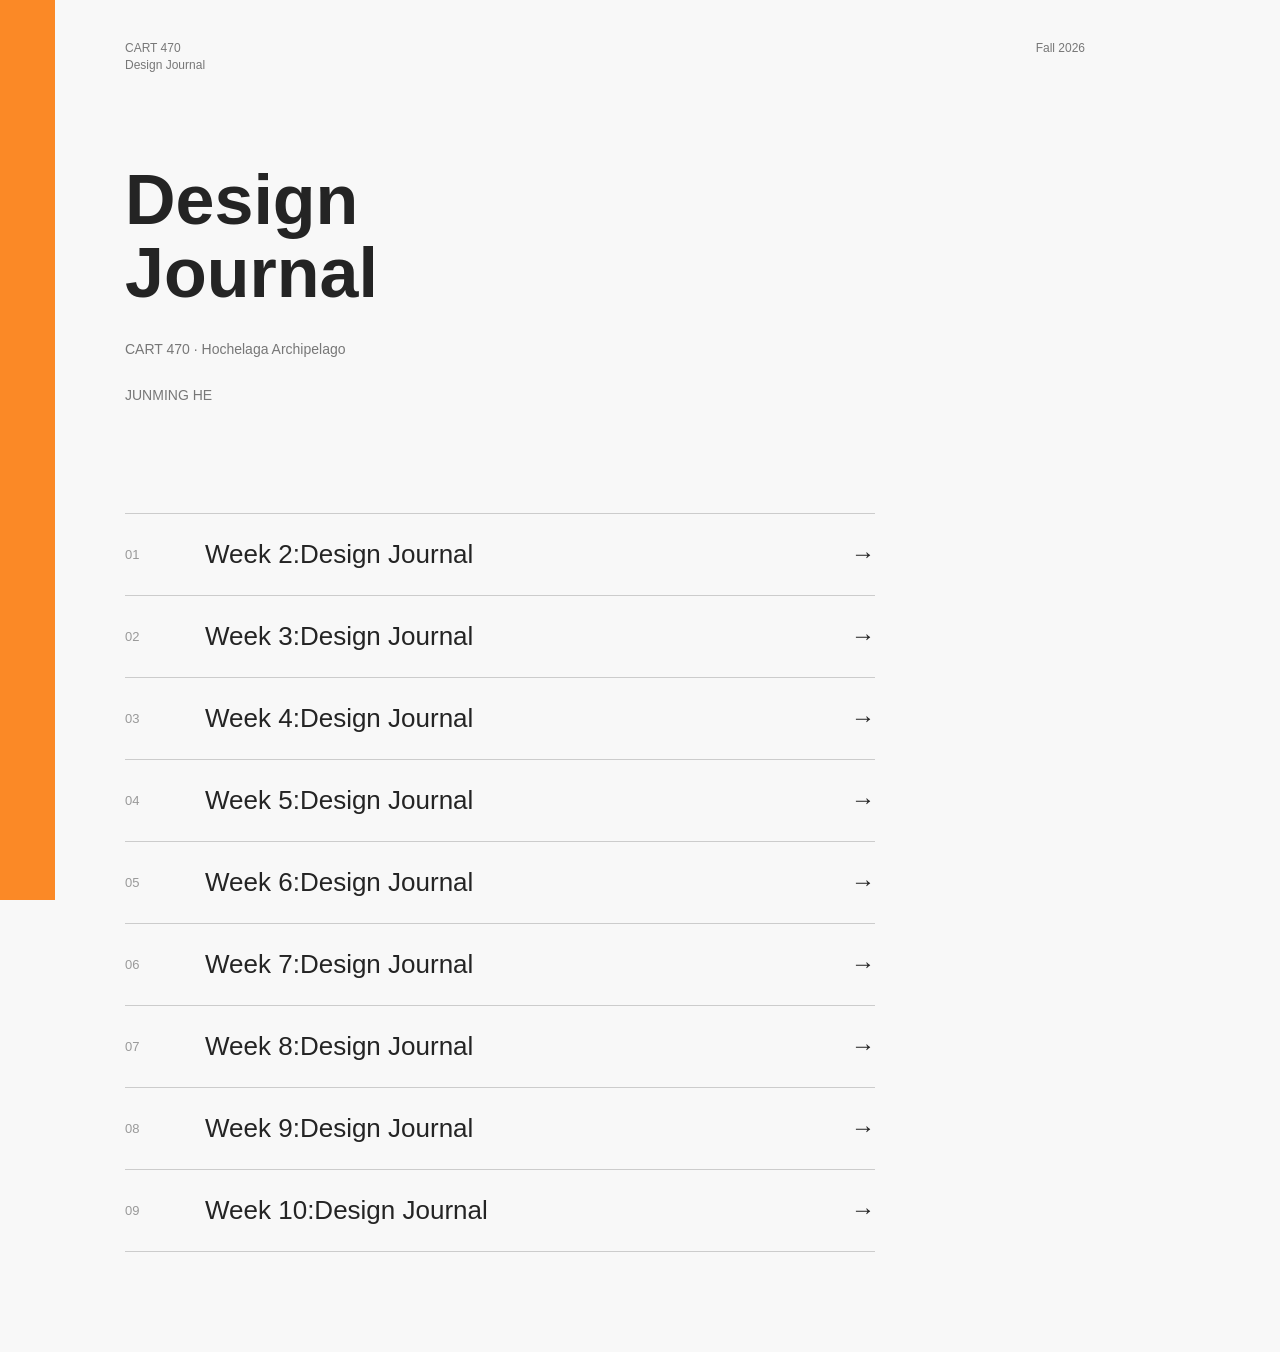
<file: index.html>
<!DOCTYPE html>
<html lang="en">

<head>
    <meta charset="UTF-8">
    <meta name="viewport" content="width=device-width, initial-scale=1.0">

    <title>Design Journal</title>

    <link rel="stylesheet" href="css/style.css">
</head>

<body>

    <!-- 左边彩色竖条 -->
    <div class="color-bar"></div>


    <main class="home">

        <!-- 顶部信息 -->
        <header class="top-info">

            <a href="index.html" class="home-link">
                CART 470<br>
                Design Journal
            </a>

            <div>
                Fall 2026
            </div>

        </header>


        <!-- 首页标题 -->
        <section class="home-intro">

            <h1>
                Design<br>
                Journal
            </h1>

            <p>
                CART 470 · Hochelaga Archipelago
            </p>

            <p>
                JUNMING HE
            </p>

        </section>


        <!-- Journal 导航 -->
        <section class="journal-list">

            <a href="DesignJournals/Week2.html" class="journal-link">

                <span class="journal-number">01</span>

                <span class="journal-title">
                    Week 2:Design Journal
                </span>

                <span class="journal-arrow">
                    →
                </span>

            </a>

            <a href="DesignJournals/Week3.html" class="journal-link">

                <span class="journal-number">02</span>

                <span class="journal-title">
                    Week 3:Design Journal
                </span>

                <span class="journal-arrow">
                    →
                </span>

            </a>

            <a href="DesignJournals/Week4.html" class="journal-link">

                <span class="journal-number">03</span>

                <span class="journal-title">
                    Week 4:Design Journal
                </span>

                <span class="journal-arrow">
                    →
                </span>

            </a>

            <a href="DesignJournals/Week5.html" class="journal-link">

                <span class="journal-number">04</span>

                <span class="journal-title">
                    Week 5:Design Journal
                </span>

                <span class="journal-arrow">
                    →
                </span>

            </a>

            <a href="DesignJournals/Week6.html" class="journal-link">

                <span class="journal-number">05</span>

                <span class="journal-title">
                    Week 6:Design Journal
                </span>

                <span class="journal-arrow">
                    →
                </span>

            </a>

            <a href="DesignJournals/Week7.html" class="journal-link">

                <span class="journal-number">06</span>

                <span class="journal-title">
                    Week 7:Design Journal
                </span>

                <span class="journal-arrow">
                    →
                </span>

            </a>

            <a href="DesignJournals/Week8.html" class="journal-link">

                <span class="journal-number">07</span>

                <span class="journal-title">
                    Week 8:Design Journal
                </span>

                <span class="journal-arrow">
                    →
                </span>

            </a>

            <a href="DesignJournals/Week9.html" class="journal-link">

                <span class="journal-number">08</span>

                <span class="journal-title">
                    Week 9:Design Journal
                </span>

                <span class="journal-arrow">
                    →
                </span>

            </a>

            <a href="DesignJournals/Week10.html" class="journal-link">

                <span class="journal-number">09</span>

                <span class="journal-title">
                    Week 10:Design Journal
                </span>

                <span class="journal-arrow">
                    →
                </span>

            </a>



        </section>


    </main>

</body>

</html>
</file>
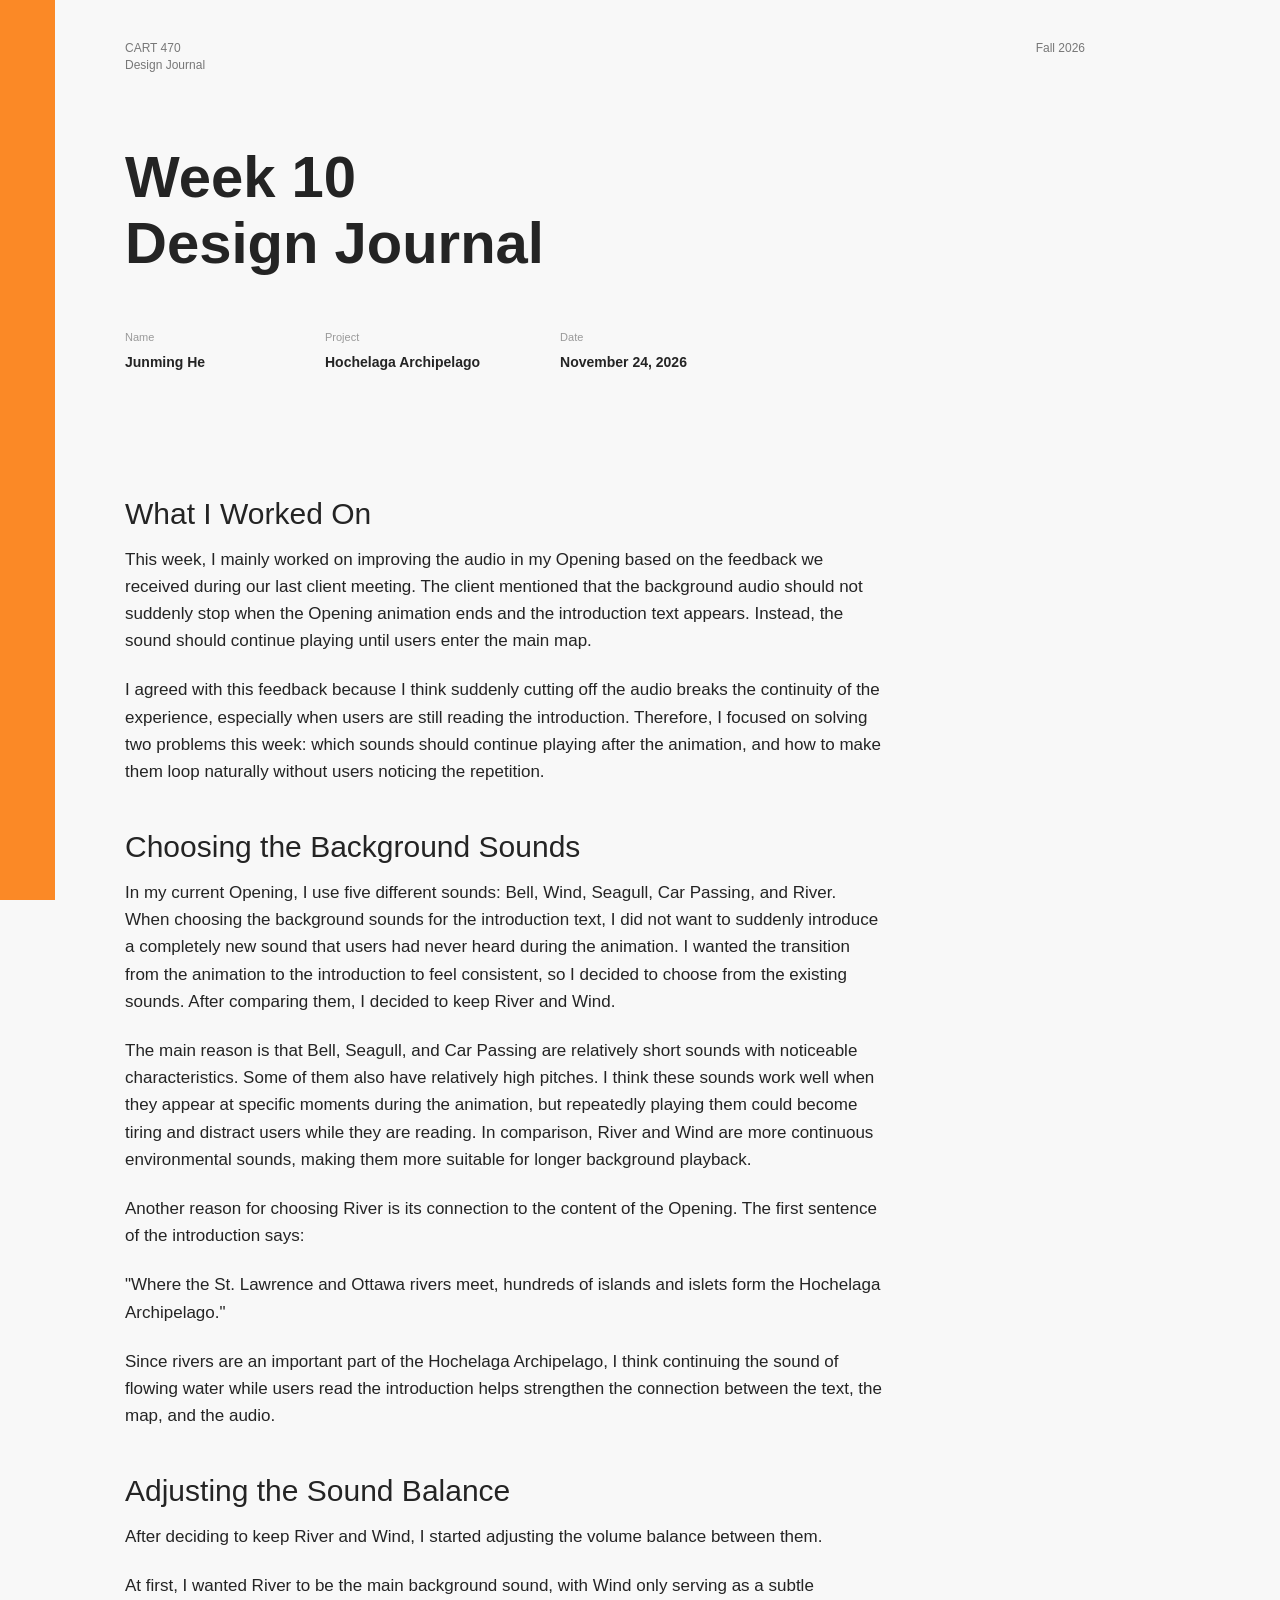
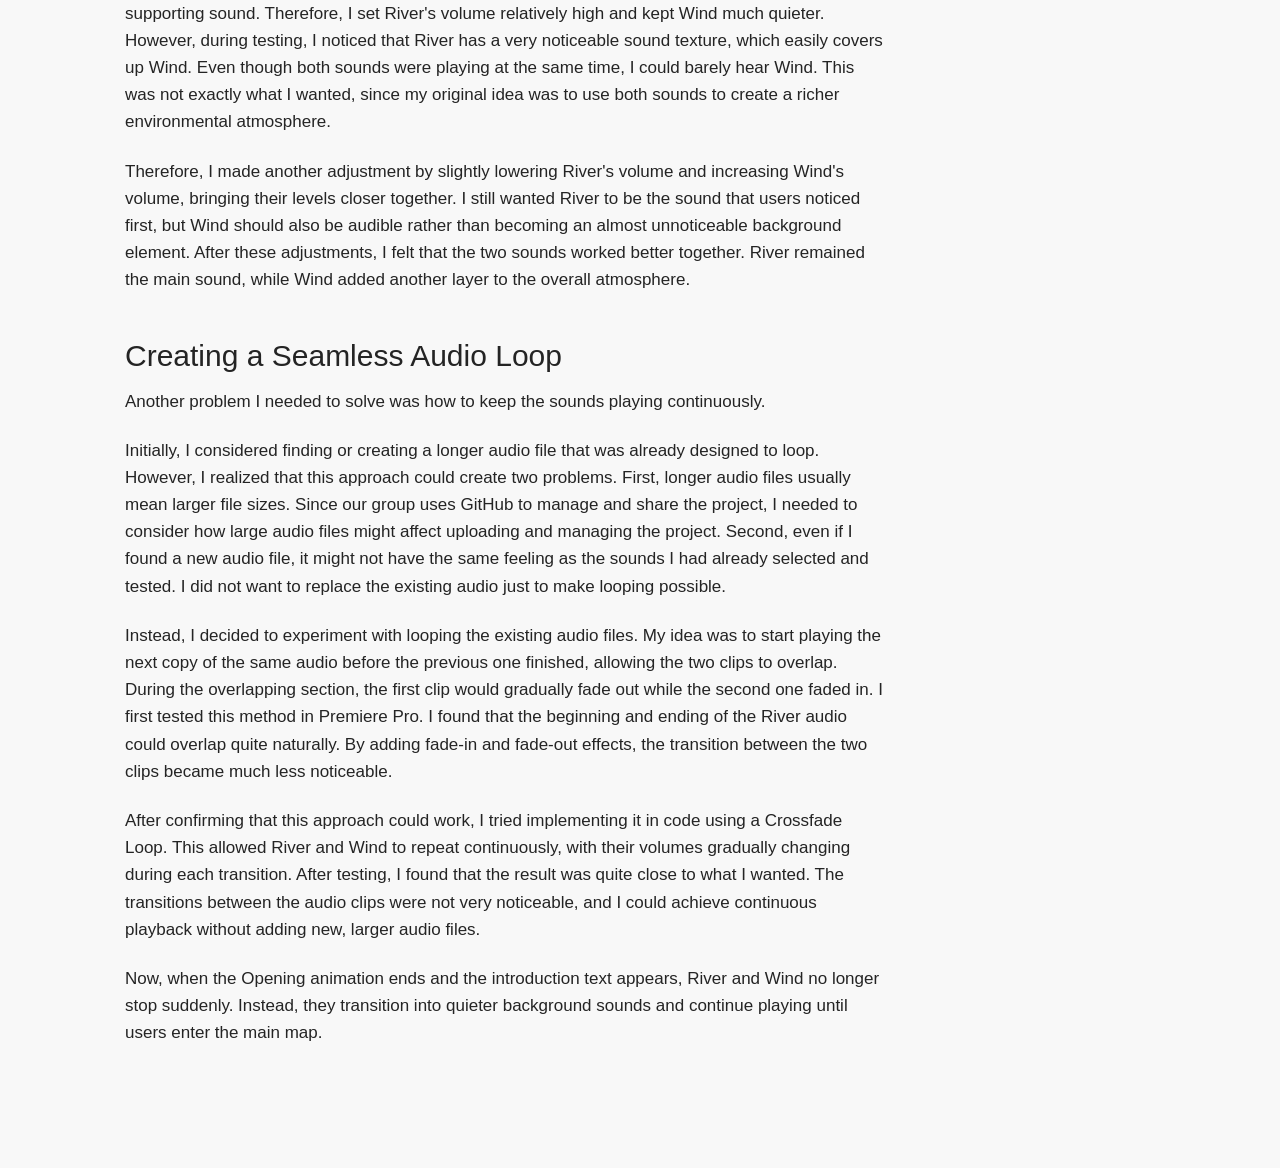
<file: DesignJournals/Week10.html>
<!DOCTYPE html>
<html lang="en">

<head>
    <meta charset="UTF-8">
    <meta name="viewport" content="width=device-width, initial-scale=1.0">
    <title>Design Journal</title>

    <link rel="stylesheet" href="../css/style.css">
</head>

<body>

    <div class="color-bar"></div>

    <main class="journal">

        <header class="top-info">
            <a href="../index.html" class="home-link">
                CART 470<br>
                Design Journal
            </a>

            <div>
                Fall 2026
            </div>
        </header>


        <section class="intro">

            <h1>
                Week 10<br>
                Design Journal
            </h1>

            <div class="project-info">

                <div>
                    <span>Name</span>
                    <p>Junming He</p>
                </div>

                <div>
                    <span>Project</span>
                    <p>Hochelaga Archipelago</p>
                </div>

                <div>
                    <span>Date</span>
                    <p>November 24, 2026</p>
                </div>

            </div>

        </section>


        <section class="journal-content">

            <h2>What I Worked On</h2>

            <p>
                This week, I mainly worked on improving the audio in my Opening based on the feedback we received during
                our last client
                meeting.

                The client mentioned that the background audio should not suddenly stop when the Opening animation ends
                and the
                introduction text appears. Instead, the sound should continue playing until users enter the main map.
            </p>
            <p>
                I agreed with this feedback because I think suddenly cutting off the audio breaks the continuity of the
                experience,
                especially when users are still reading the introduction.

                Therefore, I focused on solving two problems this week: which sounds should continue playing after the
                animation, and
                how to make them loop naturally without users noticing the repetition.
            </p>



            <h2>Choosing the Background Sounds</h2>
            <p>
                In my current Opening, I use five different sounds: Bell, Wind, Seagull, Car Passing, and River.

                When choosing the background sounds for the introduction text, I did not want to suddenly introduce a
                completely new
                sound that users had never heard during the animation. I wanted the transition from the animation to the
                introduction to
                feel consistent, so I decided to choose from the existing sounds.

                After comparing them, I decided to keep River and Wind.
            </p>
            <p>
                The main reason is that Bell, Seagull, and Car Passing are relatively short sounds with noticeable
                characteristics. Some
                of them also have relatively high pitches. I think these sounds work well when they appear at specific
                moments during
                the animation, but repeatedly playing them could become tiring and distract users while they are
                reading.

                In comparison, River and Wind are more continuous environmental sounds, making them more suitable for
                longer background
                playback.
            </p>
            <p>
                Another reason for choosing River is its connection to the content of the Opening. The first sentence of
                the
                introduction says:
            </p>
            <p>
                "Where the St. Lawrence and Ottawa rivers meet, hundreds of islands and islets form the Hochelaga
                Archipelago."
            </p>
            <p>
                Since rivers are an important part of the Hochelaga Archipelago, I think continuing the sound of flowing
                water while
                users read the introduction helps strengthen the connection between the text, the map, and the audio.
            </p>


            <h2>Adjusting the Sound Balance</h2>
            <p>
                After deciding to keep River and Wind, I started adjusting the volume balance between them.
            </p>

            <p>
                At first, I wanted River to be the main background sound, with Wind only serving as a subtle supporting
                sound.
                Therefore, I set River's volume relatively high and kept Wind much quieter.

                However, during testing, I noticed that River has a very noticeable sound texture, which easily covers
                up Wind. Even
                though both sounds were playing at the same time, I could barely hear Wind.

                This was not exactly what I wanted, since my original idea was to use both sounds to create a richer
                environmental
                atmosphere.
            </p>
            <p>
                Therefore, I made another adjustment by slightly lowering River's volume and increasing Wind's volume,
                bringing their
                levels closer together.

                I still wanted River to be the sound that users noticed first, but Wind should also be audible rather
                than becoming an
                almost unnoticeable background element.

                After these adjustments, I felt that the two sounds worked better together. River remained the main
                sound, while Wind
                added another layer to the overall atmosphere.
            </p>



            <h2>Creating a Seamless Audio Loop</h2>
            <p>
                Another problem I needed to solve was how to keep the sounds playing continuously.
            </p>

            <p>
                Initially, I considered finding or creating a longer audio file that was already designed to loop.
                However, I realized
                that this approach could create two problems.

                First, longer audio files usually mean larger file sizes. Since our group uses GitHub to manage and
                share the project, I
                needed to consider how large audio files might affect uploading and managing the project.

                Second, even if I found a new audio file, it might not have the same feeling as the sounds I had already
                selected and
                tested. I did not want to replace the existing audio just to make looping possible.
            </p>
            <p>
                Instead, I decided to experiment with looping the existing audio files.

                My idea was to start playing the next copy of the same audio before the previous one finished, allowing
                the two clips to
                overlap. During the overlapping section, the first clip would gradually fade out while the second one
                faded in.

                I first tested this method in Premiere Pro. I found that the beginning and ending of the River audio
                could overlap quite
                naturally. By adding fade-in and fade-out effects, the transition between the two clips became much less
                noticeable.
            </p>
            <p>
                After confirming that this approach could work, I tried implementing it in code using a Crossfade Loop.

                This allowed River and Wind to repeat continuously, with their volumes gradually changing during each
                transition.

                After testing, I found that the result was quite close to what I wanted. The transitions between the
                audio clips were
                not very noticeable, and I could achieve continuous playback without adding new, larger audio files.
            </p>
            <p>
                Now, when the Opening animation ends and the introduction text appears, River and Wind no longer stop
                suddenly. Instead,
                they transition into quieter background sounds and continue playing until users enter the main map.
            </p>



            <div class="lightbox" id="lightbox">
                <span class="close">&times;</span>
                <img class="lightbox-image" id="lightbox-image" alt="">
            </div>





    </main>

    <script src="../js/script.js"></script>
</body>

</html>
</file>
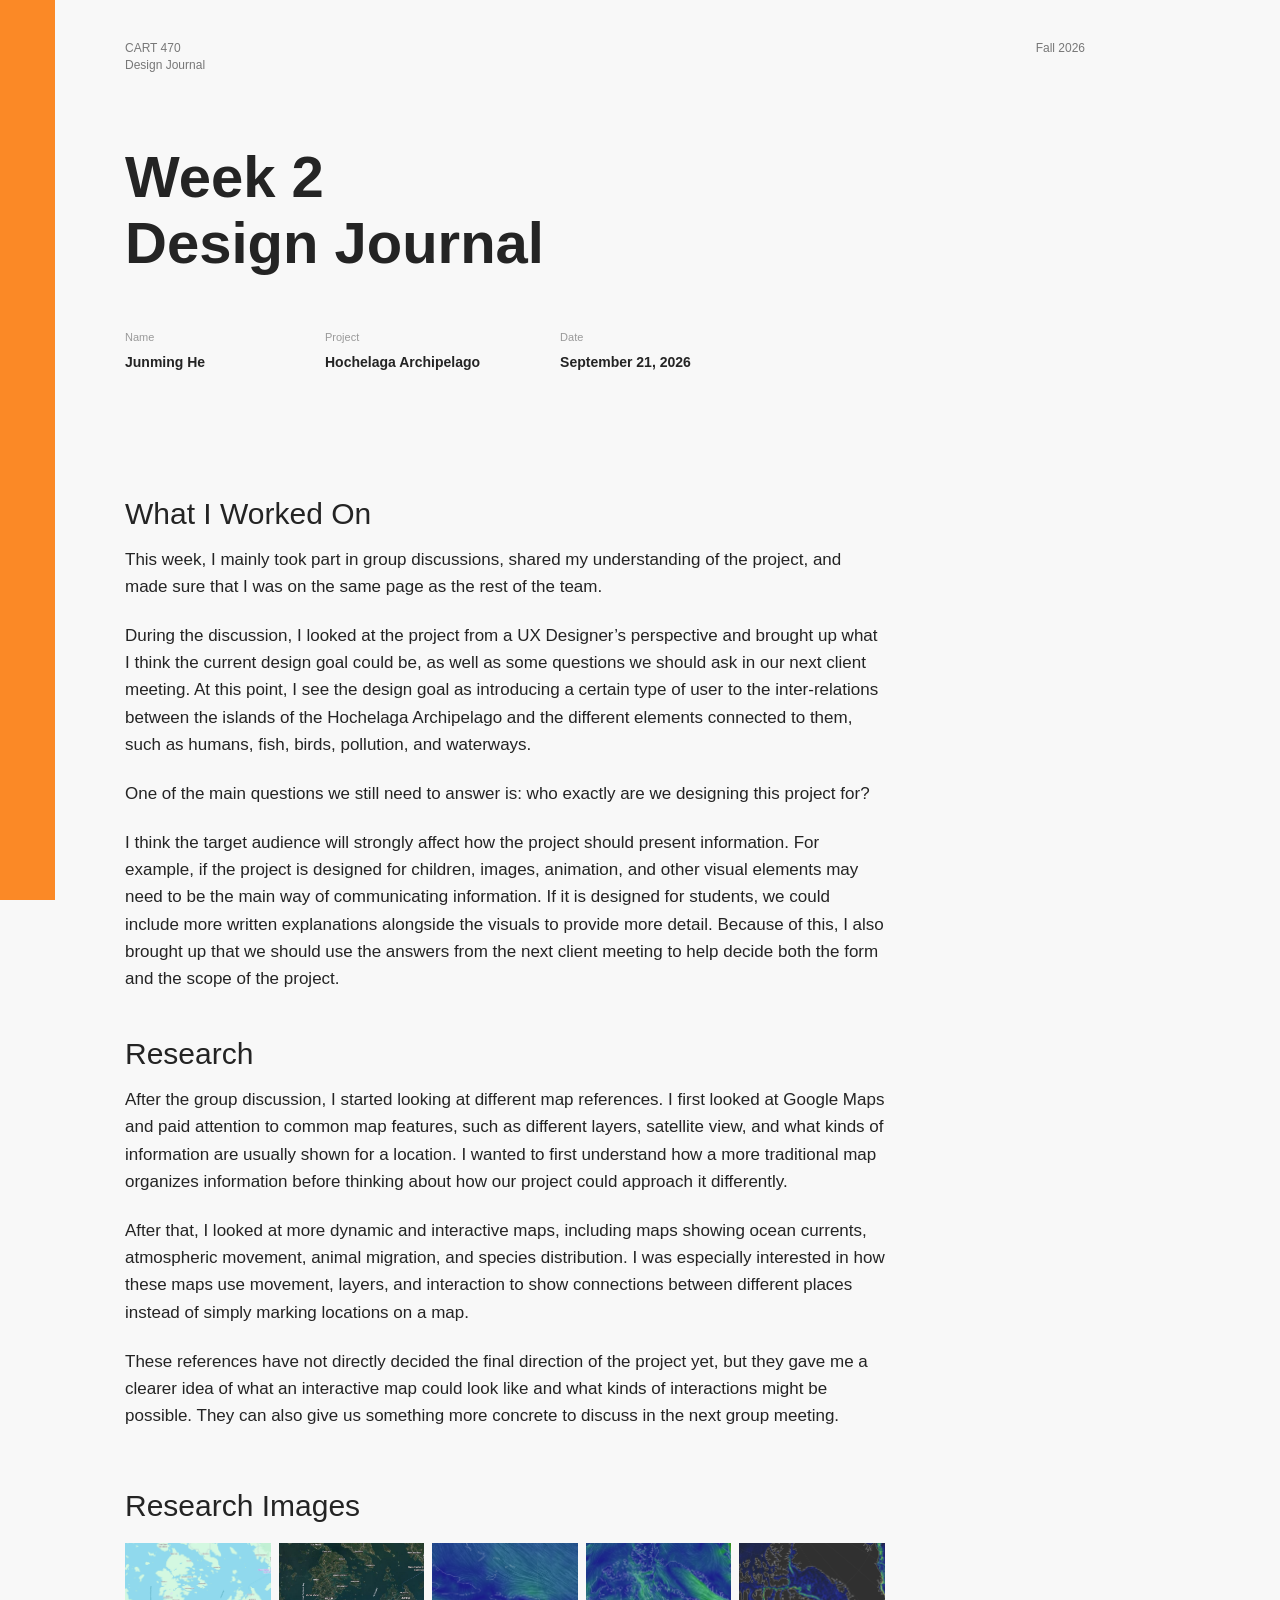
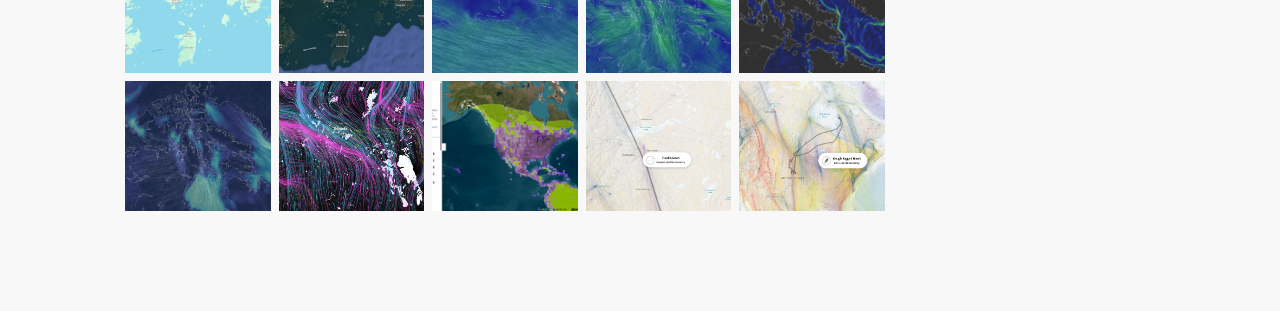
<file: DesignJournals/Week2.html>
<!DOCTYPE html>
<html lang="en">

<head>
    <meta charset="UTF-8">
    <meta name="viewport" content="width=device-width, initial-scale=1.0">
    <title>Design Journal</title>

    <link rel="stylesheet" href="../css/style.css">
</head>

<body>

    <div class="color-bar"></div>

    <main class="journal">

        <header class="top-info">
            <a href="../index.html" class="home-link">
                CART 470<br>
                Design Journal
            </a>

            <div>
                Fall 2026
            </div>
        </header>


        <section class="intro">

            <h1>
                Week 2<br>
                Design Journal
            </h1>

            <div class="project-info">

                <div>
                    <span>Name</span>
                    <p>Junming He</p>
                </div>

                <div>
                    <span>Project</span>
                    <p>Hochelaga Archipelago</p>
                </div>

                <div>
                    <span>Date</span>
                    <p>September 21, 2026</p>
                </div>

            </div>

        </section>


        <section class="journal-content">

            <h2>What I Worked On</h2>

            <p>
                This week, I mainly took part in group discussions, shared my understanding of the project, and made
                sure that I was on
                the same page as the rest of the team.

            </p>

            <p> During the discussion, I looked at the project from a UX Designer’s perspective and brought up what I
                think the current
                design goal could be, as well as some questions we should ask in our next client meeting. At this point,
                I see the
                design goal as introducing a certain type of user to the inter-relations between the islands of the
                Hochelaga
                Archipelago and the different elements connected to them, such as humans, fish, birds, pollution, and
                waterways.
            </p>


            <p>
                One of the main questions we still need to answer is: who exactly are we designing this project for?
            </p>
            <p>
                I think the target audience will strongly affect how the project should present information. For
                example, if the project
                is designed for children, images, animation, and other visual elements may need to be the main way of
                communicating
                information. If it is designed for students, we could include more written explanations alongside the
                visuals to provide
                more detail. Because of this, I also brought up that we should use the answers from the next client
                meeting to help
                decide both the form and the scope of the project.
            </p>

            <h2>Research</h2>

            <p>
                After the group discussion, I started looking at different map references. I first looked at Google Maps
                and paid
                attention to common map features, such as different layers, satellite view, and what kinds of
                information are usually
                shown for a location. I wanted to first understand how a more traditional map organizes information
                before thinking
                about how our project could approach it differently.
            </p>
            <p>
                After that, I looked at more dynamic and interactive maps, including maps showing ocean currents,
                atmospheric movement,
                animal migration, and species distribution. I was especially interested in how these maps use movement,
                layers, and
                interaction to show connections between different places instead of simply marking locations on a map.
            </p>
            <p>
                These references have not directly decided the final direction of the project yet, but they gave me a
                clearer idea of
                what an interactive map could look like and what kinds of interactions might be possible. They can also
                give us
                something more concrete to discuss in the next group meeting.
            </p>


            <section class="image-section">
                <h2>Research Images</h2>

                <div class="image-gallery">
                    <img src="../Assets/images/Week2/1.png" alt="Research image 1">
                    <img src="../Assets/images/Week2/2.png" alt="Research image 2">
                    <img src="../Assets/images/Week2/3.png" alt="Research image 3">
                    <img src="../Assets/images/Week2/4.png" alt="Research image 4">
                    <img src="../Assets/images/Week2/5.png" alt="Research image 5">

                    <img src="../Assets/images/Week2/6.png" alt="Research image 6">
                    <img src="../Assets/images/Week2/7.png" alt="Research image 7">
                    <img src="../Assets/images/Week2/8.png" alt="Research image 8">
                    <img src="../Assets/images/Week2/9.png" alt="Research image 9">
                    <img src="../Assets/images/Week2/10.png" alt="Research image 10">
                </div>
            </section>

            <div class="lightbox" id="lightbox">
                <span class="close">&times;</span>
                <img class="lightbox-image" id="lightbox-image" alt="">
            </div>


        </section>

    </main>

    <script src="../js/script.js"></script>
</body>

</html>
</file>
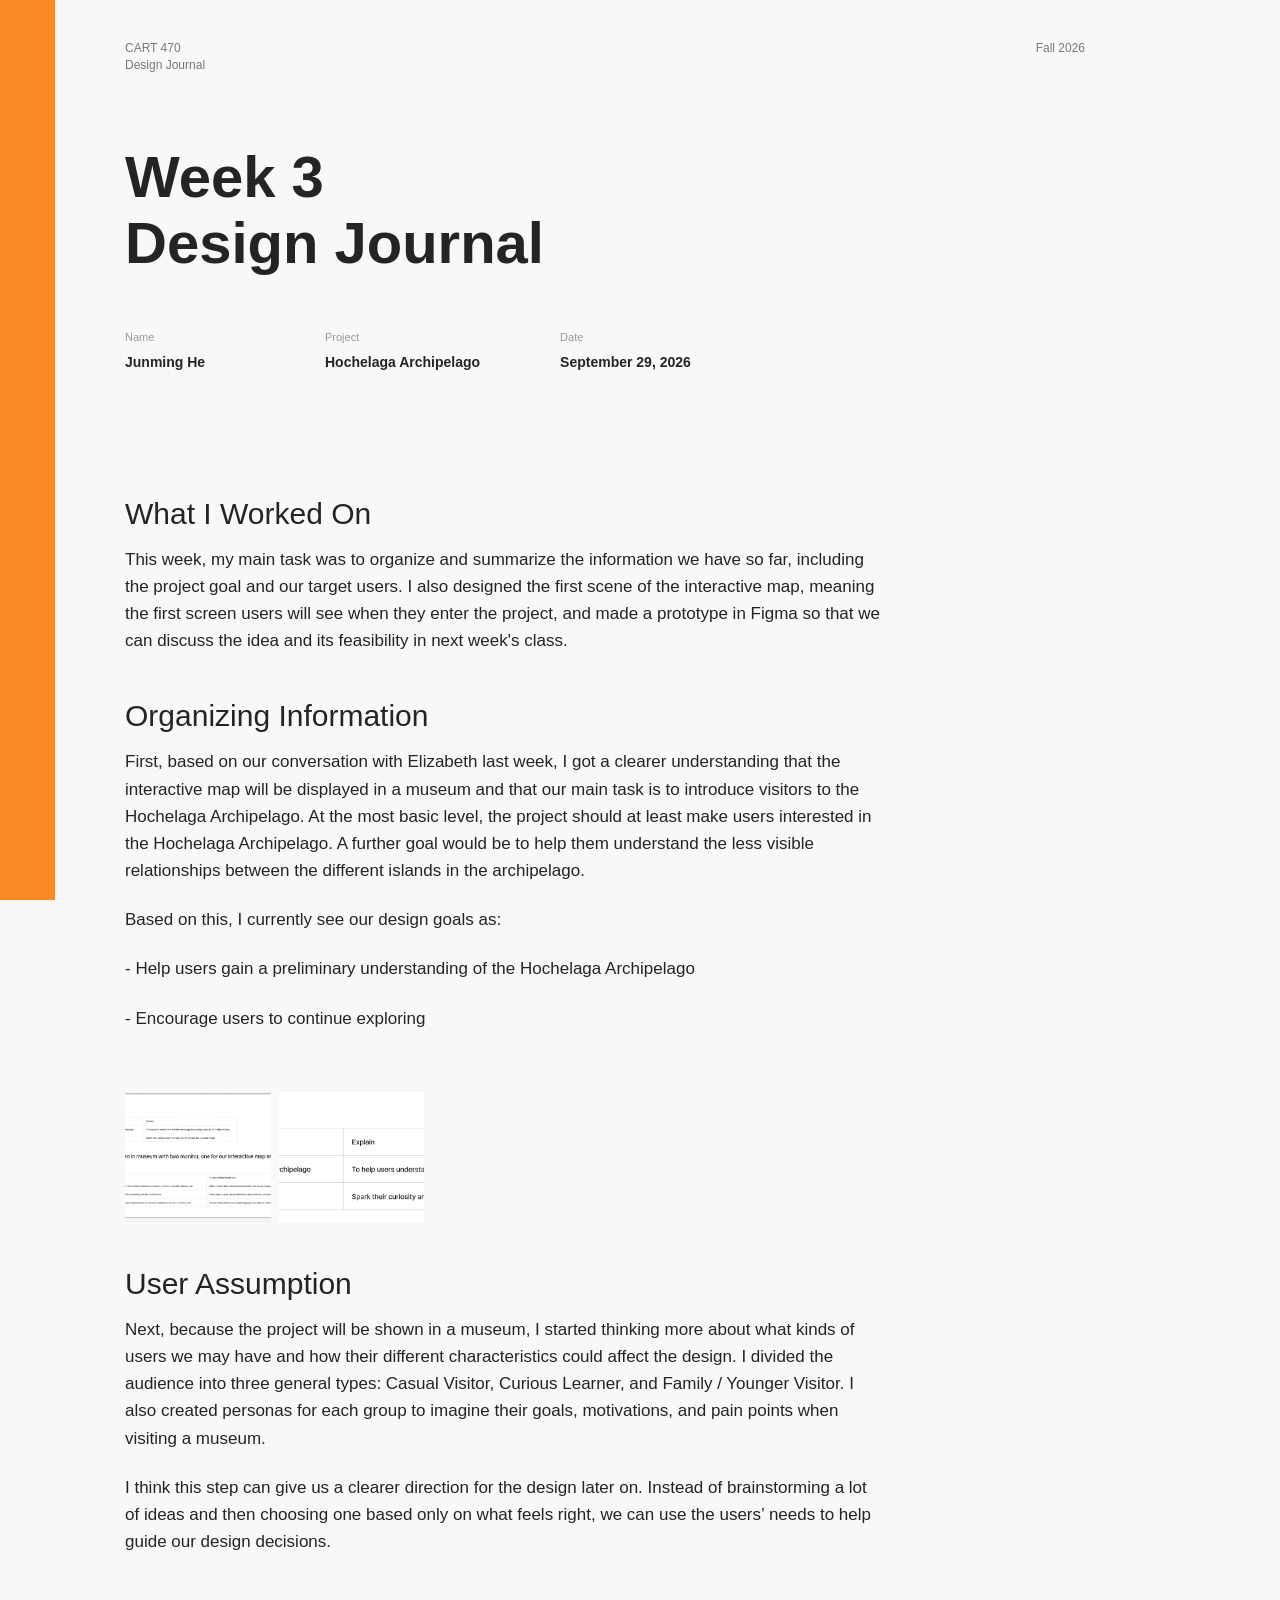
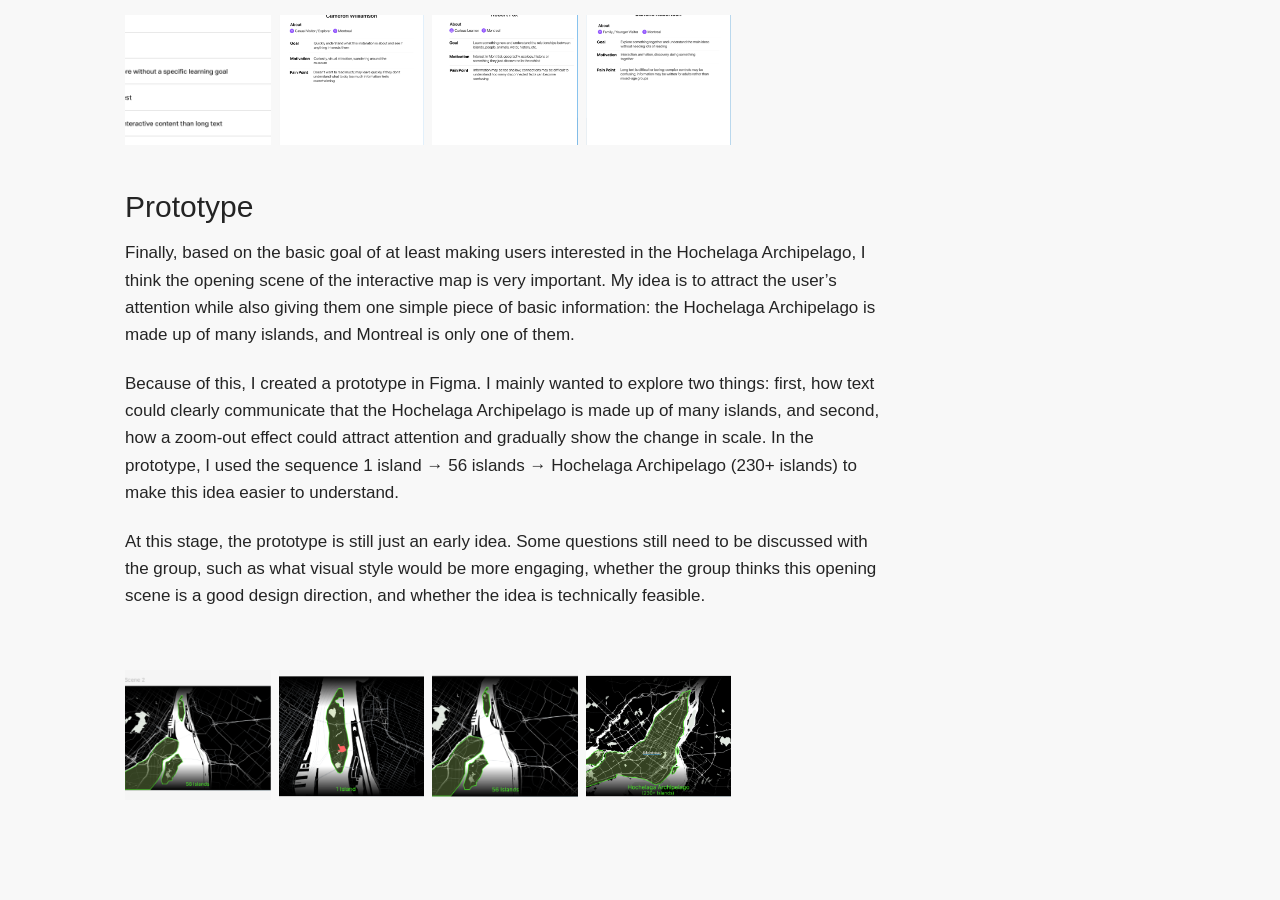
<file: DesignJournals/Week3.html>
<!DOCTYPE html>
<html lang="en">

<head>
    <meta charset="UTF-8">
    <meta name="viewport" content="width=device-width, initial-scale=1.0">
    <title>Design Journal</title>

    <link rel="stylesheet" href="../css/style.css">
</head>

<body>

    <div class="color-bar"></div>

    <main class="journal">

        <header class="top-info">
            <a href="../index.html" class="home-link">
                CART 470<br>
                Design Journal
            </a>

            <div>
                Fall 2026
            </div>
        </header>


        <section class="intro">

            <h1>
                Week 3<br>
                Design Journal
            </h1>

            <div class="project-info">

                <div>
                    <span>Name</span>
                    <p>Junming He</p>
                </div>

                <div>
                    <span>Project</span>
                    <p>Hochelaga Archipelago</p>
                </div>

                <div>
                    <span>Date</span>
                    <p>September 29, 2026</p>
                </div>

            </div>

        </section>


        <section class="journal-content">

            <h2>What I Worked On</h2>

            <p>
                This week, my main task was to organize and summarize the information we have so far, including the
                project goal and our
                target users. I also designed the first scene of the interactive map, meaning the first screen users
                will see when they
                enter the project, and made a prototype in Figma so that we can discuss the idea and its feasibility in
                next week's
                class.

            </p>



            <h2>Organizing Information</h2>
            <p>
                First, based on our conversation with Elizabeth last week, I got a clearer understanding that the
                interactive map will
                be displayed in a museum and that our main task is to introduce visitors to the Hochelaga Archipelago.
                At the most basic
                level, the project should at least make users interested in the Hochelaga Archipelago. A further goal
                would be to help
                them understand the less visible relationships between the different islands in the archipelago.
            </p>
            <p>Based on this, I currently see our design goals as:</p>
            <p>- Help users gain a preliminary understanding of the Hochelaga Archipelago</p>
            <p>- Encourage users to continue exploring</p>

            <section class="image-section">
                <div class="image-gallery">
                    <img src="../Assets/images/Week3/1.png" alt="Research image 1">
                    <img src="../Assets/images/Week3/2.png" alt="Research image 1">


                </div>
            </section>


            <h2>User Assumption</h2>
            <p>
                Next, because the project will be shown in a museum, I started thinking more about what kinds of users
                we may have and
                how their different characteristics could affect the design. I divided the audience into three general
                types: Casual
                Visitor, Curious Learner, and Family / Younger Visitor. I also created personas for each group to
                imagine their goals,
                motivations, and pain points when visiting a museum.

            </p>
            <p>
                I think this step can give us a clearer direction for the design later on. Instead of brainstorming a
                lot of ideas and
                then choosing one based only on what feels right, we can use the users’ needs to help guide our design
                decisions.
            </p>


            <section class="image-section">
                <div class="image-gallery">
                    <img src="../Assets/images/Week3/3.png" alt="Research image 1">
                    <img src="../Assets/images/Week3/8.png" alt="Research image 1">
                    <img src="../Assets/images/Week3/9.png" alt="Research image 1">
                    <img src="../Assets/images/Week3/10.png" alt="Research image 1">



                </div>
            </section>

            <h2>Prototype</h2>
            <p>
                Finally, based on the basic goal of at least making users interested in the Hochelaga Archipelago, I
                think the opening
                scene of the interactive map is very important. My idea is to attract the user’s attention while also
                giving them one
                simple piece of basic information: the Hochelaga Archipelago is made up of many islands, and Montreal is
                only one of
                them.
            </p>
            <p>
                Because of this, I created a prototype in Figma. I mainly wanted to explore two things: first, how text
                could clearly
                communicate that the Hochelaga Archipelago is made up of many islands, and second, how a zoom-out effect
                could attract
                attention and gradually show the change in scale. In the prototype, I used the sequence 1 island → 56
                islands →
                Hochelaga Archipelago (230+ islands) to make this idea easier to understand.
            </p>
            <p>
                At this stage, the prototype is still just an early idea. Some questions still need to be discussed with
                the group, such
                as what visual style would be more engaging, whether the group thinks this opening scene is a good
                design direction, and
                whether the idea is technically feasible.
            </p>


            <section class="image-section">
                <div class="image-gallery">
                    <img src="../Assets/images/Week3/4.png" alt="Research image 1">
                    <img src="../Assets/images/Week3/5.png" alt="Research image 1">
                    <img src="../Assets/images/Week3/6.png" alt="Research image 1">
                    <img src="../Assets/images/Week3/7.png" alt="Research image 1">



                </div>
            </section>

            <div class="lightbox" id="lightbox">
                <span class="close">&times;</span>
                <img class="lightbox-image" id="lightbox-image" alt="">
            </div>


        </section>

    </main>

    <script src="../js/script.js"></script>
</body>

</html>
</file>
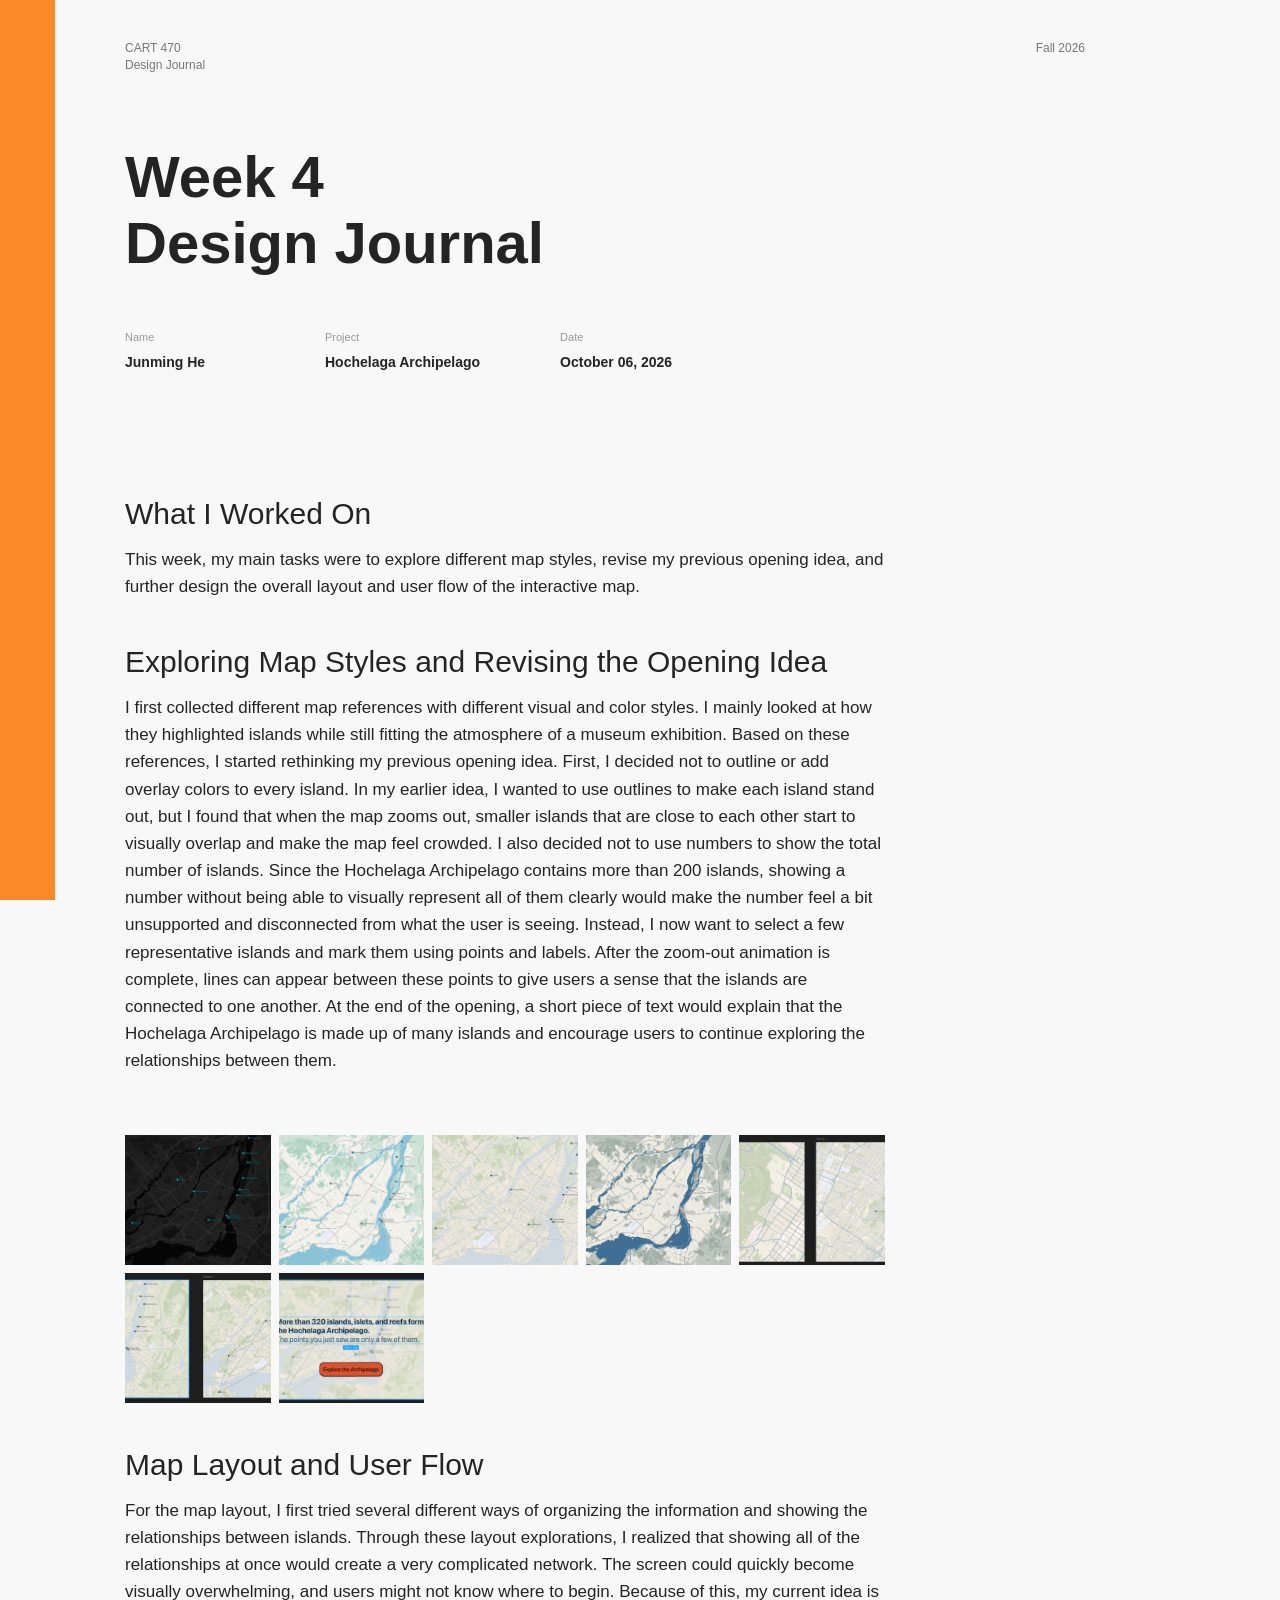
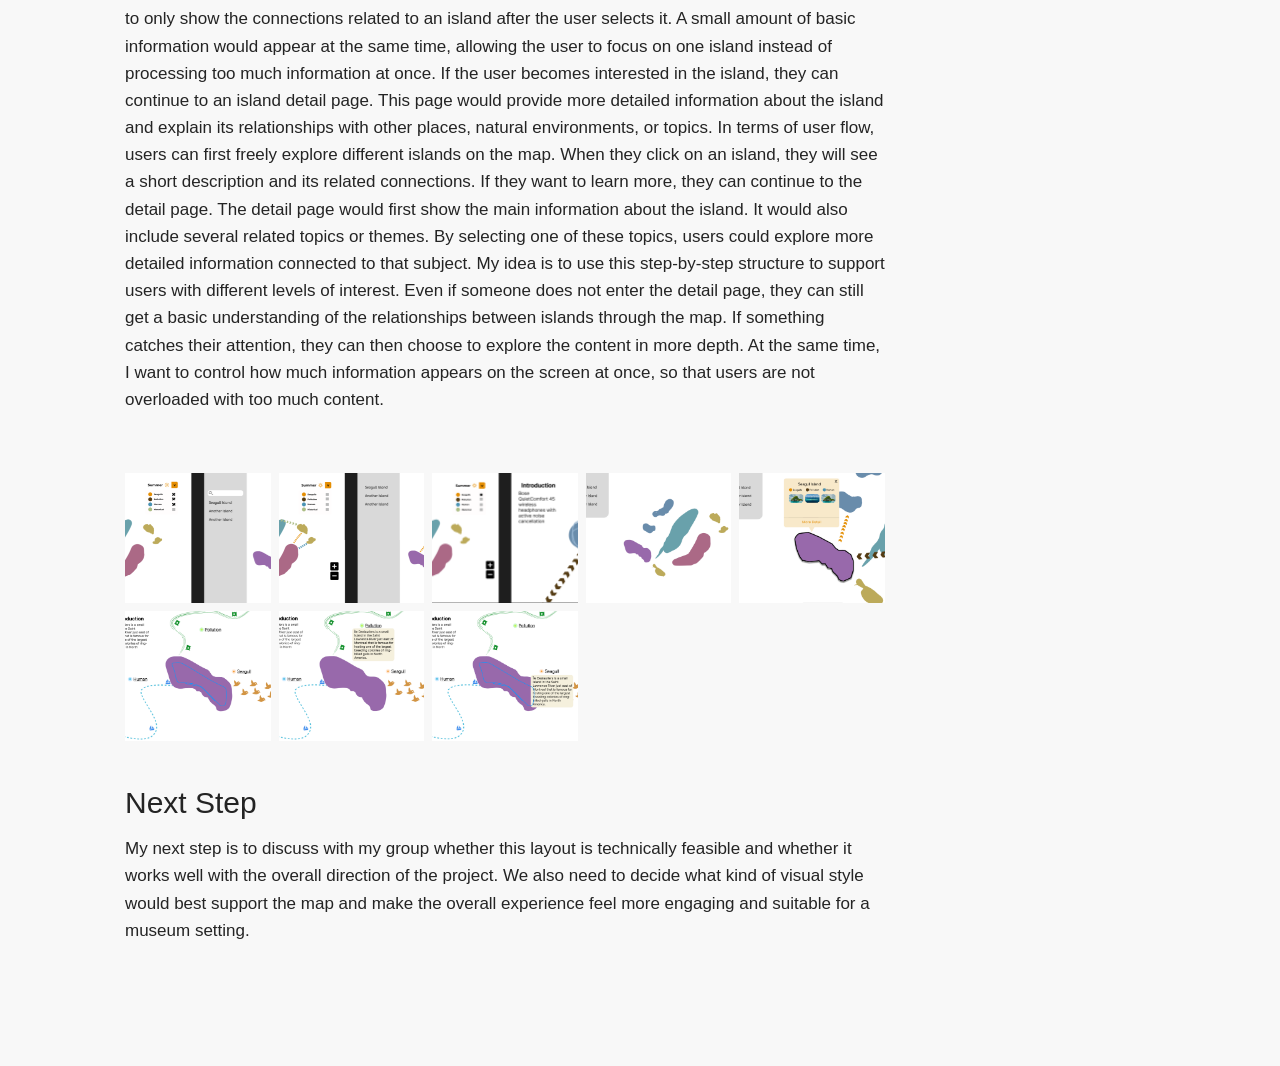
<file: DesignJournals/Week4.html>
<!DOCTYPE html>
<html lang="en">

<head>
    <meta charset="UTF-8">
    <meta name="viewport" content="width=device-width, initial-scale=1.0">
    <title>Design Journal</title>

    <link rel="stylesheet" href="../css/style.css">
</head>

<body>

    <div class="color-bar"></div>

    <main class="journal">

        <header class="top-info">
            <a href="../index.html" class="home-link">
                CART 470<br>
                Design Journal
            </a>

            <div>
                Fall 2026
            </div>
        </header>


        <section class="intro">

            <h1>
                Week 4<br>
                Design Journal
            </h1>

            <div class="project-info">

                <div>
                    <span>Name</span>
                    <p>Junming He</p>
                </div>

                <div>
                    <span>Project</span>
                    <p>Hochelaga Archipelago</p>
                </div>

                <div>
                    <span>Date</span>
                    <p>October 06, 2026</p>
                </div>

            </div>

        </section>


        <section class="journal-content">

            <h2>What I Worked On</h2>

            <p>
                This week, my main tasks were to explore different map styles, revise my previous opening idea, and
                further design the
                overall layout and user flow of the interactive map.

            </p>



            <h2>Exploring Map Styles and Revising the Opening Idea</h2>
            <p>
                I first collected different map references with different visual and color styles. I mainly looked at
                how they
                highlighted islands while still fitting the atmosphere of a museum exhibition.
                Based on these references, I started rethinking my previous opening idea.
                First, I decided not to outline or add overlay colors to every island. In my earlier idea, I wanted to
                use outlines to
                make each island stand out, but I found that when the map zooms out, smaller islands that are close to
                each other start
                to visually overlap and make the map feel crowded.
                I also decided not to use numbers to show the total number of islands. Since the Hochelaga Archipelago
                contains more
                than 200 islands, showing a number without being able to visually represent all of them clearly would
                make the number
                feel a bit unsupported and disconnected from what the user is seeing.
                Instead, I now want to select a few representative islands and mark them using points and labels. After
                the zoom-out
                animation is complete, lines can appear between these points to give users a sense that the islands are
                connected to one
                another.
                At the end of the opening, a short piece of text would explain that the Hochelaga Archipelago is made up
                of many islands
                and encourage users to continue exploring the relationships between them.
            </p>

            <section class="image-section">
                <div class="image-gallery">
                    <img src="../Assets/images/Week4/1.png" alt="Research image 1">
                    <img src="../Assets/images/Week4/2.png" alt="Research image 1">
                    <img src="../Assets/images/Week4/3.png" alt="Research image 1">
                    <img src="../Assets/images/Week4/4.png" alt="Research image 1">
                    <img src="../Assets/images/Week4/5.png" alt="Research image 1">
                    <img src="../Assets/images/Week4/6.png" alt="Research image 1">
                    <img src="../Assets/images/Week4/7.png" alt="Research image 1">


                </div>
            </section>


            <h2>Map Layout and User Flow</h2>
            <p>
                For the map layout, I first tried several different ways of organizing the information and showing the
                relationships
                between islands. Through these layout explorations, I realized that showing all of the relationships at
                once would
                create a very complicated network. The screen could quickly become visually overwhelming, and users
                might not know where
                to begin.

                Because of this, my current idea is to only show the connections related to an island after the user
                selects it. A small
                amount of basic information would appear at the same time, allowing the user to focus on one island
                instead of
                processing too much information at once.

                If the user becomes interested in the island, they can continue to an island detail page. This page
                would provide more
                detailed information about the island and explain its relationships with other places, natural
                environments, or topics.

                In terms of user flow, users can first freely explore different islands on the map. When they click on
                an island, they
                will see a short description and its related connections. If they want to learn more, they can continue
                to the detail
                page.

                The detail page would first show the main information about the island. It would also include several
                related topics or
                themes. By selecting one of these topics, users could explore more detailed information connected to
                that subject.

                My idea is to use this step-by-step structure to support users with different levels of interest. Even
                if someone does
                not enter the detail page, they can still get a basic understanding of the relationships between islands
                through the
                map. If something catches their attention, they can then choose to explore the content in more depth.

                At the same time, I want to control how much information appears on the screen at once, so that users
                are not overloaded
                with too much content.
            </p>


            <section class="image-section">
                <div class="image-gallery">
                    <img src="../Assets/images/Week4/8.png" alt="Research image 1">
                    <img src="../Assets/images/Week4/9.png" alt="Research image 1">
                    <img src="../Assets/images/Week4/10.png" alt="Research image 1">
                    <img src="../Assets/images/Week4/11.png" alt="Research image 1">
                    <img src="../Assets/images/Week4/12.png" alt="Research image 1">
                    <img src="../Assets/images/Week4/13.png" alt="Research image 1">
                    <img src="../Assets/images/Week4/14.png" alt="Research image 1">
                    <img src="../Assets/images/Week4/15.png" alt="Research image 1">



                </div>
            </section>


            <h2>Next Step</h2>
            <p>
                My next step is to discuss with my group whether this layout is technically feasible and whether it
                works well with the
                overall direction of the project. We also need to decide what kind of visual style would best support
                the map and make
                the overall experience feel more engaging and suitable for a museum setting.
            </p>



            <div class="lightbox" id="lightbox">
                <span class="close">&times;</span>
                <img class="lightbox-image" id="lightbox-image" alt="">
            </div>


        </section>

    </main>

    <script src="../js/script.js"></script>
</body>

</html>
</file>
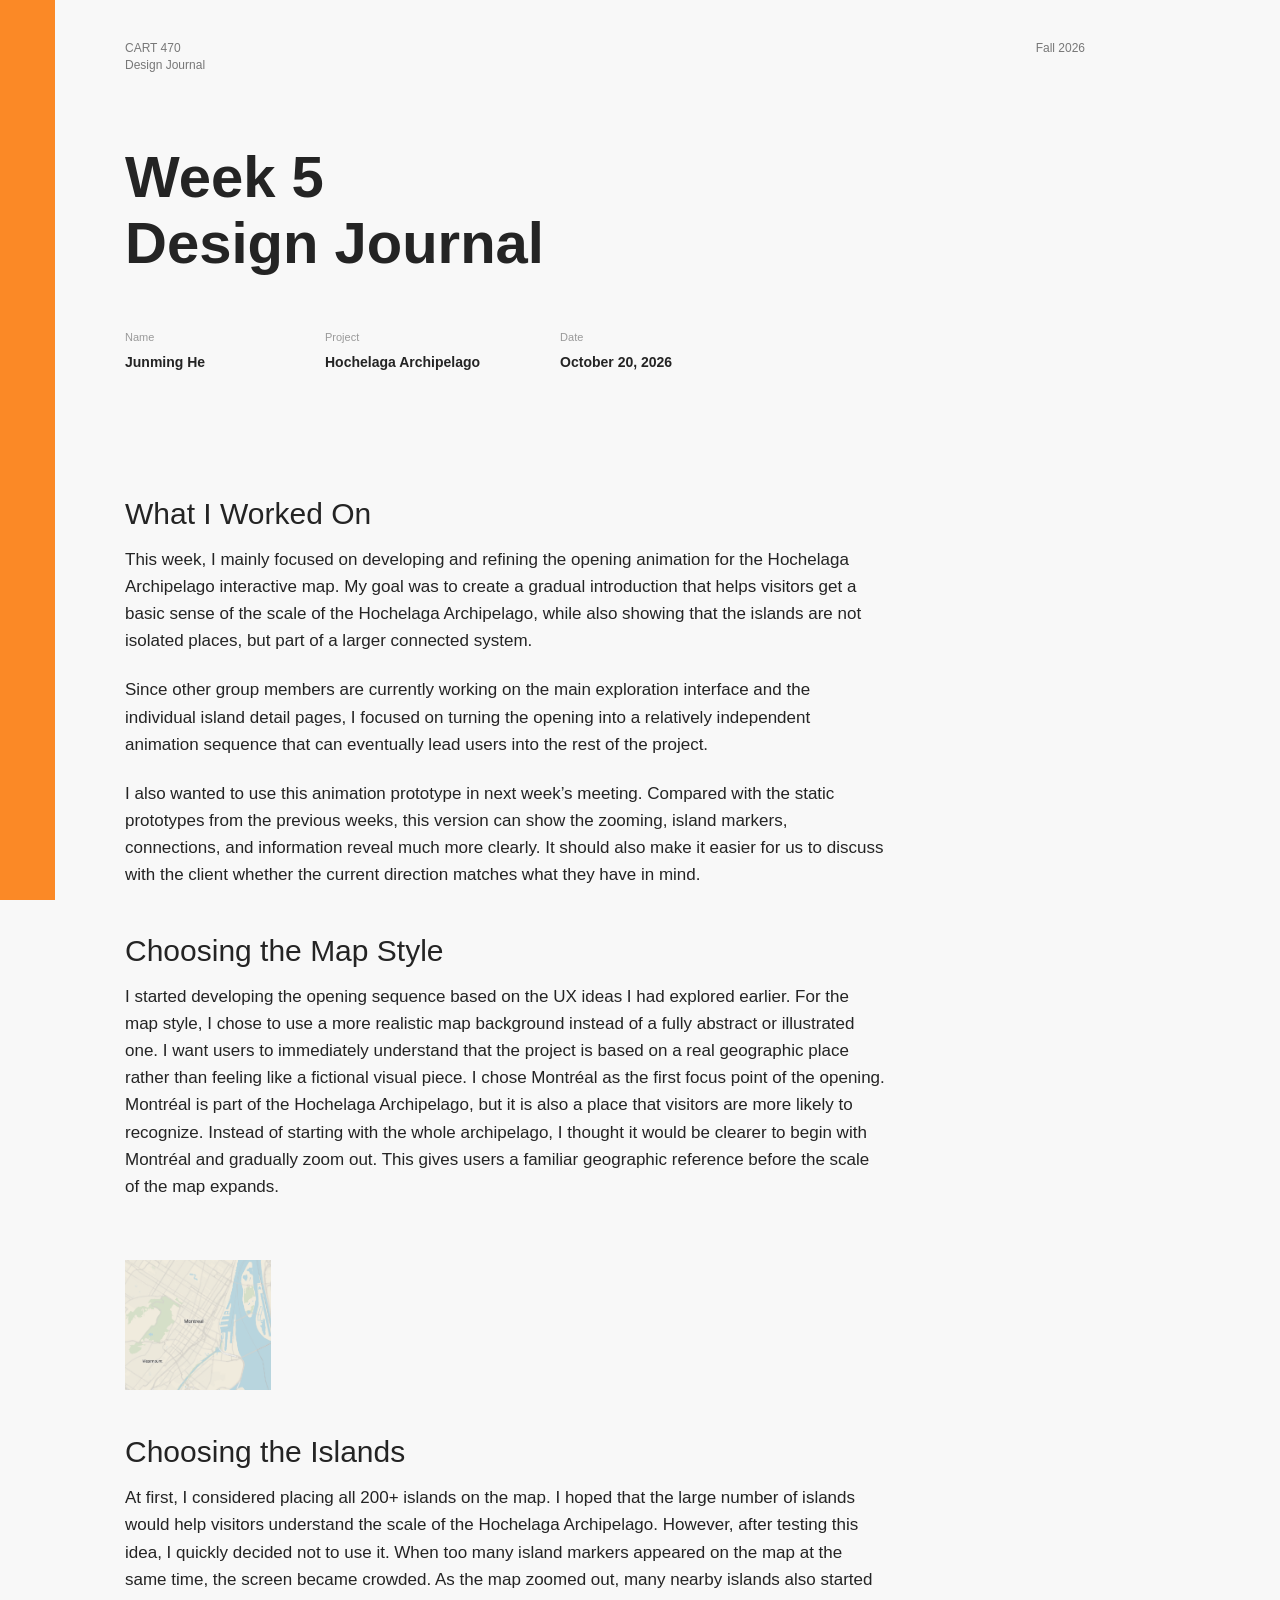
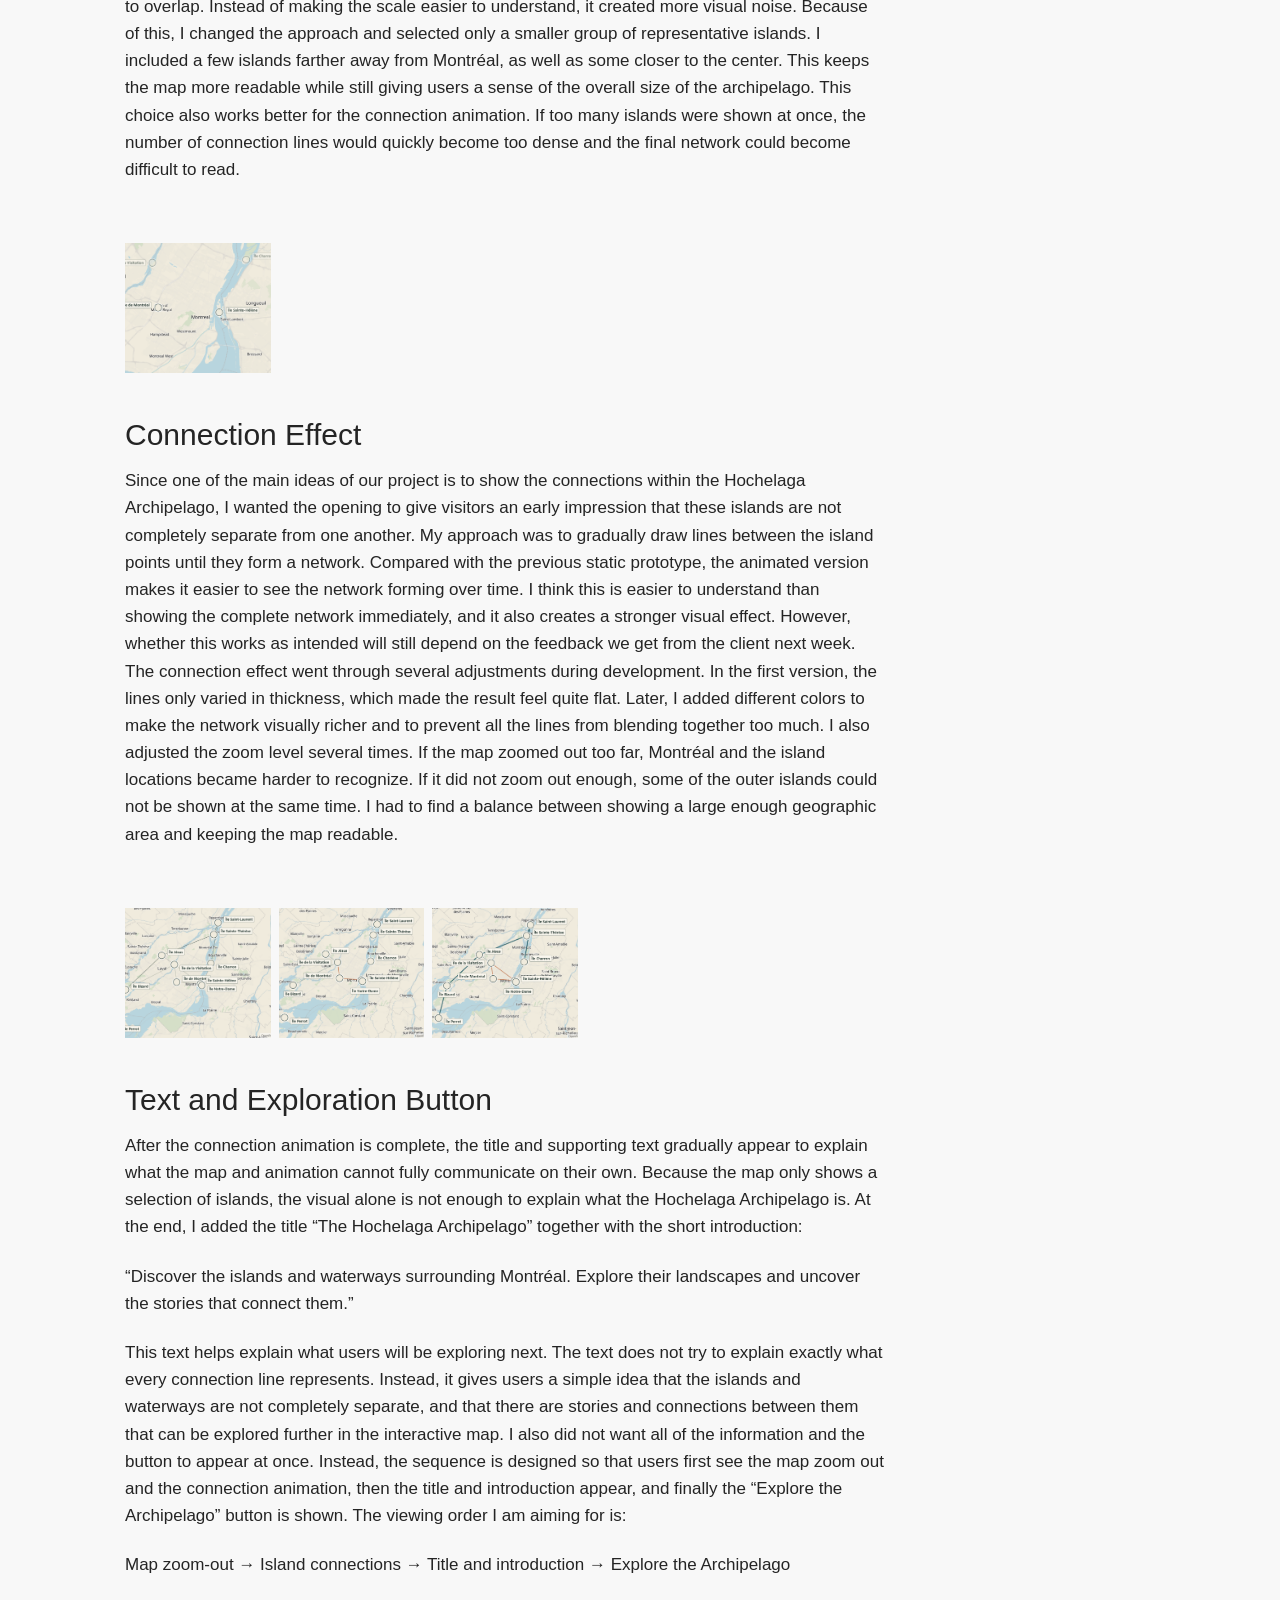
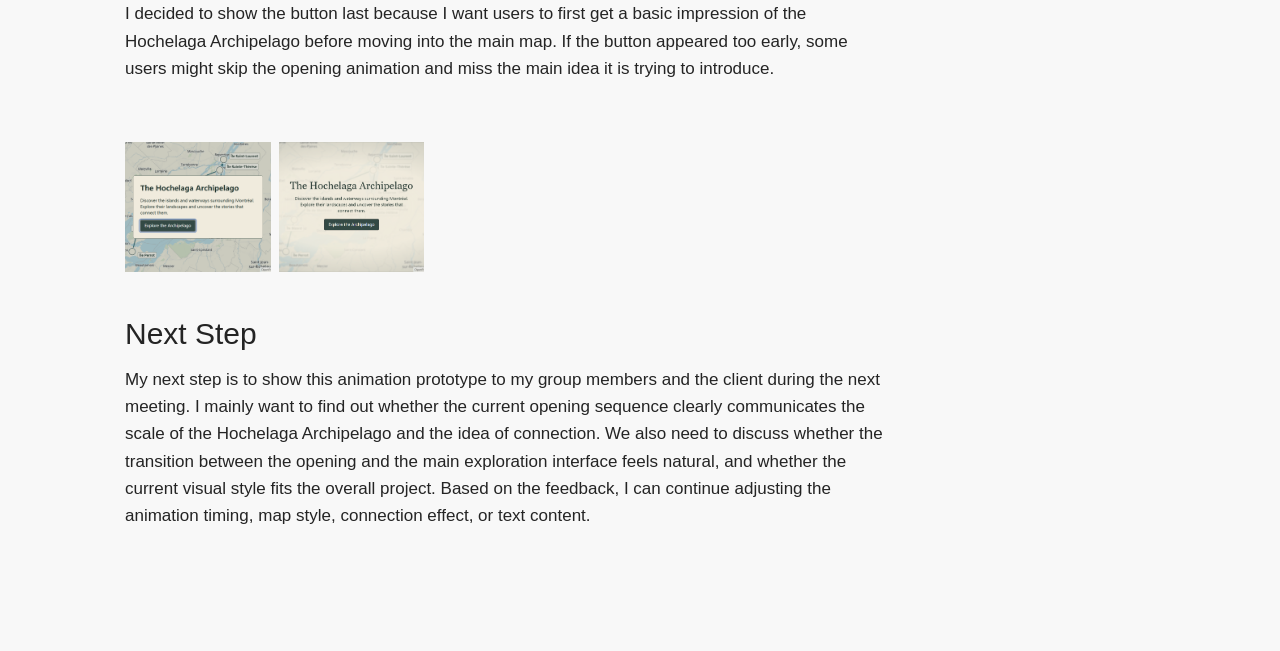
<file: DesignJournals/Week5.html>
<!DOCTYPE html>
<html lang="en">

<head>
    <meta charset="UTF-8">
    <meta name="viewport" content="width=device-width, initial-scale=1.0">
    <title>Design Journal</title>

    <link rel="stylesheet" href="../css/style.css">
</head>

<body>

    <div class="color-bar"></div>

    <main class="journal">

        <header class="top-info">
            <a href="../index.html" class="home-link">
                CART 470<br>
                Design Journal
            </a>

            <div>
                Fall 2026
            </div>
        </header>


        <section class="intro">

            <h1>
                Week 5<br>
                Design Journal
            </h1>

            <div class="project-info">

                <div>
                    <span>Name</span>
                    <p>Junming He</p>
                </div>

                <div>
                    <span>Project</span>
                    <p>Hochelaga Archipelago</p>
                </div>

                <div>
                    <span>Date</span>
                    <p>October 20, 2026</p>
                </div>

            </div>

        </section>


        <section class="journal-content">

            <h2>What I Worked On</h2>

            <p>
                This week, I mainly focused on developing and refining the opening animation for the Hochelaga
                Archipelago interactive
                map. My goal was to create a gradual introduction that helps visitors get a basic sense of the scale of
                the Hochelaga
                Archipelago, while also showing that the islands are not isolated places, but part of a larger connected
                system.
            </p>

            <p>
                Since other group members are currently working on the main exploration interface and the individual
                island detail
                pages, I focused on turning the opening into a relatively independent animation sequence that can
                eventually lead users
                into the rest of the project.
            </p>
            <p>
                I also wanted to use this animation prototype in next week’s meeting. Compared with the static
                prototypes from the
                previous weeks, this version can show the zooming, island markers, connections, and information reveal
                much more
                clearly. It should also make it easier for us to discuss with the client whether the current direction
                matches what they
                have in mind.
            </p>



            <h2>Choosing the Map Style</h2>
            <p>
                I started developing the opening sequence based on the UX ideas I had explored earlier.

                For the map style, I chose to use a more realistic map background instead of a fully abstract or
                illustrated one. I want
                users to immediately understand that the project is based on a real geographic place rather than feeling
                like a
                fictional visual piece.

                I chose Montréal as the first focus point of the opening. Montréal is part of the Hochelaga Archipelago,
                but it is also
                a place that visitors are more likely to recognize. Instead of starting with the whole archipelago, I
                thought it would
                be clearer to begin with Montréal and gradually zoom out. This gives users a familiar geographic
                reference before the
                scale of the map expands.
            </p>

            <section class="image-section">
                <div class="image-gallery">
                    <img src="../Assets/images/Week5/6.png" alt="Research image 1">
                </div>
            </section>


            <h2>Choosing the Islands</h2>
            <p>
                At first, I considered placing all 200+ islands on the map. I hoped that the large number of islands
                would help visitors
                understand the scale of the Hochelaga Archipelago.

                However, after testing this idea, I quickly decided not to use it. When too many island markers appeared
                on the map at
                the same time, the screen became crowded. As the map zoomed out, many nearby islands also started to
                overlap. Instead of
                making the scale easier to understand, it created more visual noise.

                Because of this, I changed the approach and selected only a smaller group of representative islands. I
                included a few
                islands farther away from Montréal, as well as some closer to the center. This keeps the map more
                readable while still
                giving users a sense of the overall size of the archipelago.

                This choice also works better for the connection animation. If too many islands were shown at once, the
                number of
                connection lines would quickly become too dense and the final network could become difficult to read.
            </p>


            <section class="image-section">
                <div class="image-gallery">
                    <img src="../Assets/images/Week5/7.png" alt="Research image 1">

                </div>
            </section>


            <h2>Connection Effect</h2>
            <p>
                Since one of the main ideas of our project is to show the connections within the Hochelaga Archipelago,
                I wanted the
                opening to give visitors an early impression that these islands are not completely separate from one
                another.

                My approach was to gradually draw lines between the island points until they form a network.

                Compared with the previous static prototype, the animated version makes it easier to see the network
                forming over time.
                I think this is easier to understand than showing the complete network immediately, and it also creates
                a stronger
                visual effect. However, whether this works as intended will still depend on the feedback we get from the
                client next
                week.

                The connection effect went through several adjustments during development. In the first version, the
                lines only varied
                in thickness, which made the result feel quite flat. Later, I added different colors to make the network
                visually richer
                and to prevent all the lines from blending together too much.

                I also adjusted the zoom level several times. If the map zoomed out too far, Montréal and the island
                locations became
                harder to recognize. If it did not zoom out enough, some of the outer islands could not be shown at the
                same time. I had
                to find a balance between showing a large enough geographic area and keeping the map readable.
            </p>

            <section class="image-section">
                <div class="image-gallery">
                    <img src="../Assets/images/Week5/1.png" alt="Research image 1">
                    <img src="../Assets/images/Week5/8.png" alt="Research image 1">
                    <img src="../Assets/images/Week5/9.png" alt="Research image 1">

                </div>
            </section>


            <h2>Text and Exploration Button</h2>
            <p>
                After the connection animation is complete, the title and supporting text gradually appear to explain
                what the map and
                animation cannot fully communicate on their own.

                Because the map only shows a selection of islands, the visual alone is not enough to explain what the
                Hochelaga
                Archipelago is. At the end, I added the title “The Hochelaga Archipelago” together with the short
                introduction:
            </p>
            <p>
                “Discover the islands and waterways surrounding Montréal. Explore their landscapes and uncover the
                stories that connect
                them.”
            </p>
            <p>
                This text helps explain what users will be exploring next.

                The text does not try to explain exactly what every connection line represents. Instead, it gives users
                a simple idea
                that the islands and waterways are not completely separate, and that there are stories and connections
                between them that
                can be explored further in the interactive map.

                I also did not want all of the information and the button to appear at once. Instead, the sequence is
                designed so that
                users first see the map zoom out and the connection animation, then the title and introduction appear,
                and finally the
                “Explore the Archipelago” button is shown.

                The viewing order I am aiming for is:
            </p>
            <p>
                Map zoom-out → Island connections → Title and introduction → Explore the Archipelago
            </p>
            <p>
                I decided to show the button last because I want users to first get a basic impression of the Hochelaga
                Archipelago
                before moving into the main map. If the button appeared too early, some users might skip the opening
                animation and miss
                the main idea it is trying to introduce.
            </p>

            <section class="image-section">
                <div class="image-gallery">
                    <img src="../Assets/images/Week5/4.png" alt="Research image 1">
                    <img src="../Assets/images/Week5/5.png" alt="Research image 1">
                </div>
            </section>

            <h2>Next Step </h2>
            <p>
                My next step is to show this animation prototype to my group members and the client during the next
                meeting. I mainly
                want to find out whether the current opening sequence clearly communicates the scale of the Hochelaga
                Archipelago and
                the idea of connection.

                We also need to discuss whether the transition between the opening and the main exploration interface
                feels natural, and
                whether the current visual style fits the overall project. Based on the feedback, I can continue
                adjusting the animation
                timing, map style, connection effect, or text content.
            </p>



            <div class="lightbox" id="lightbox">
                <span class="close">&times;</span>
                <img class="lightbox-image" id="lightbox-image" alt="">
            </div>


        </section>

    </main>

    <script src="../js/script.js"></script>
</body>

</html>
</file>
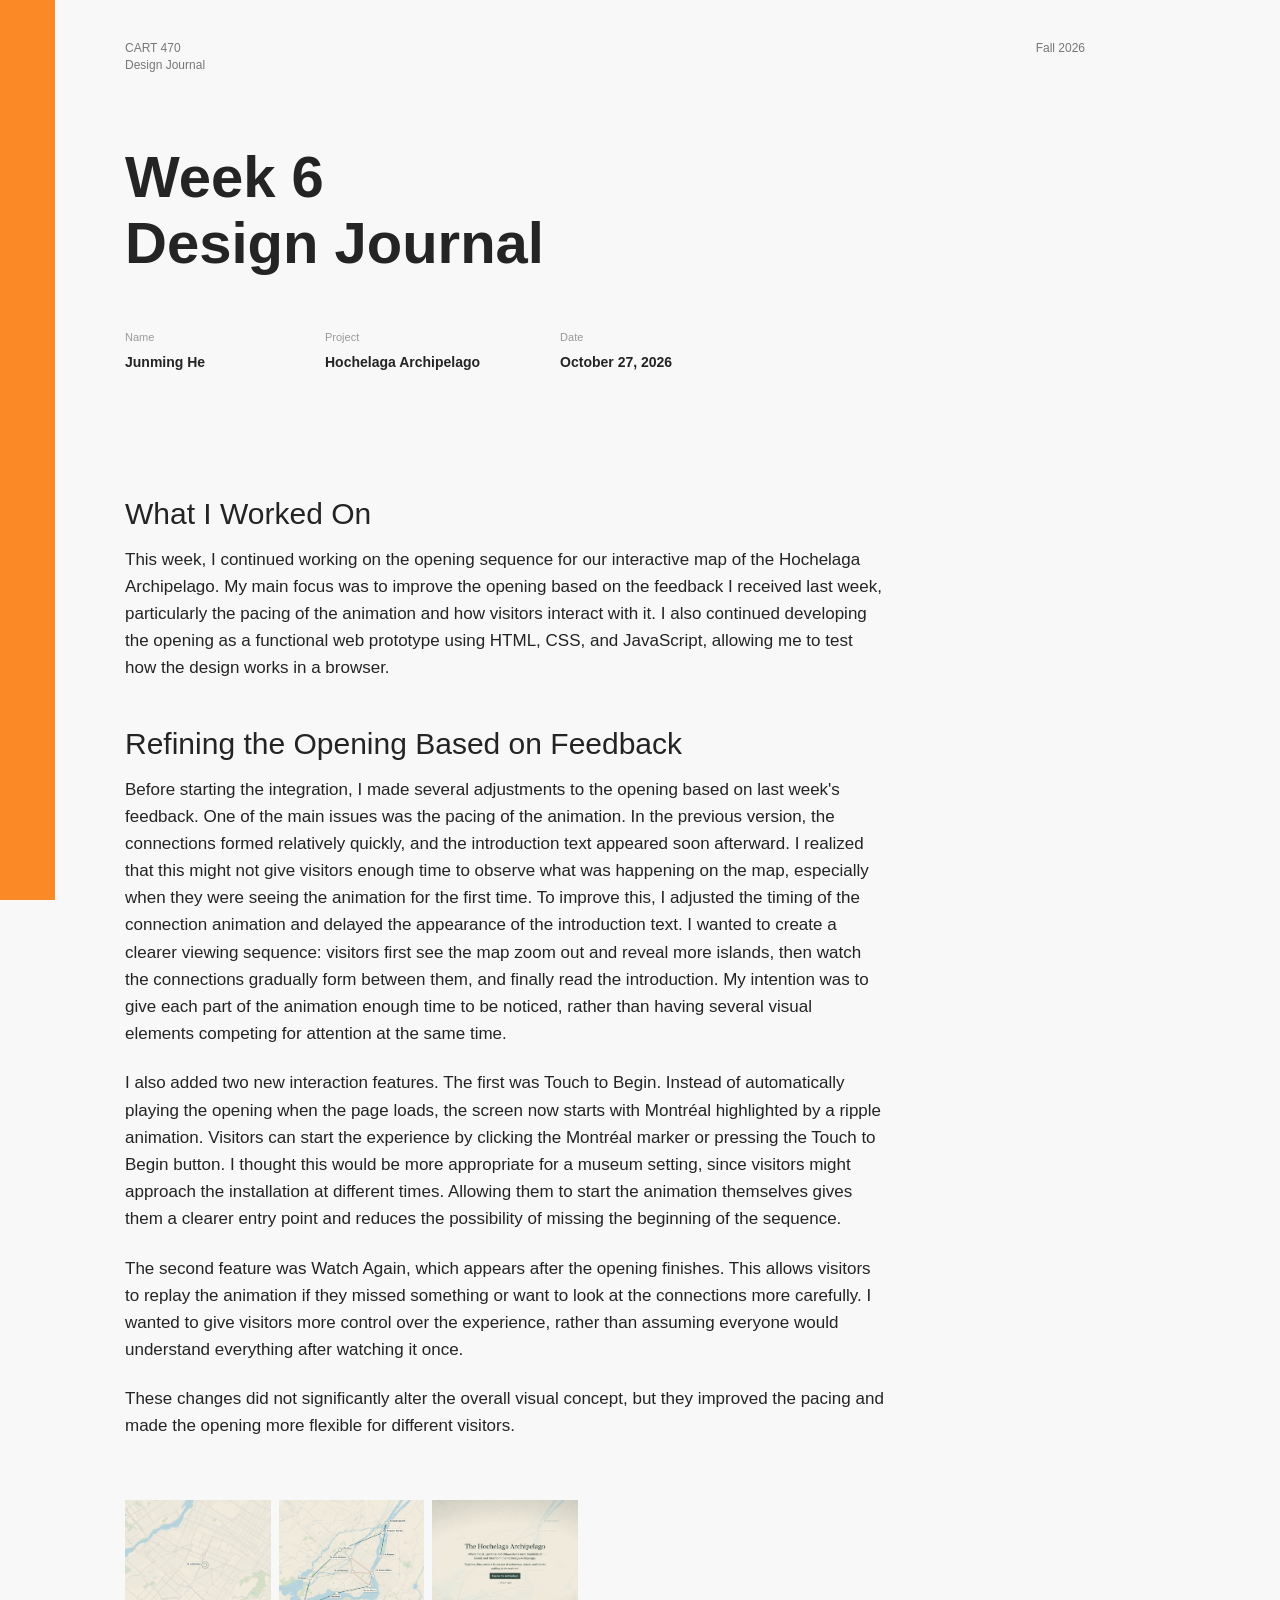
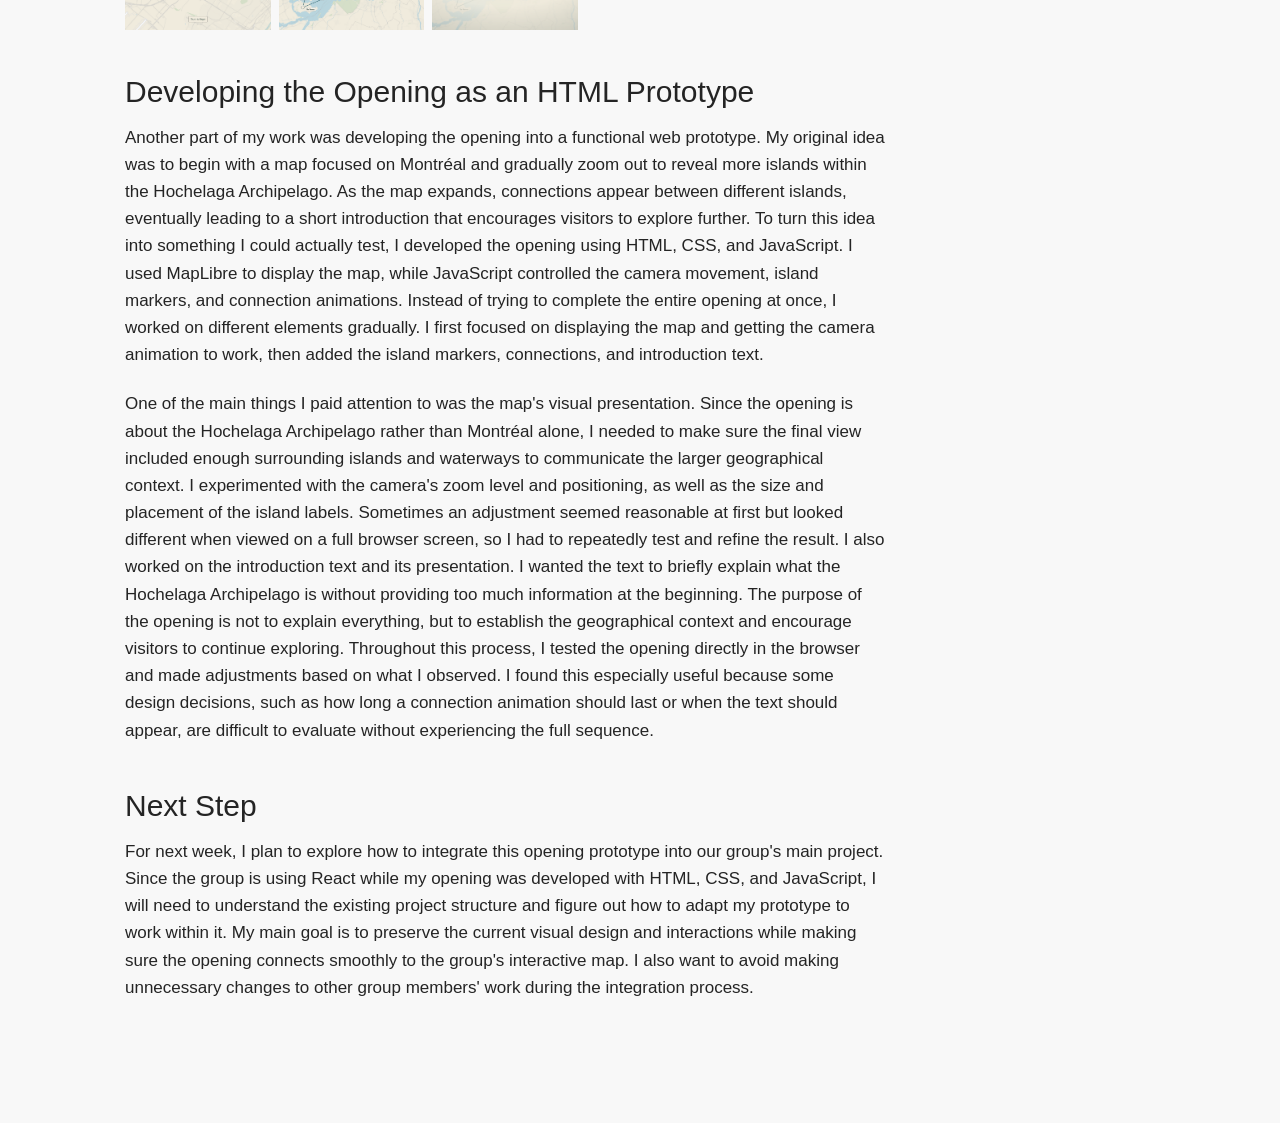
<file: DesignJournals/Week6.html>
<!DOCTYPE html>
<html lang="en">

<head>
    <meta charset="UTF-8">
    <meta name="viewport" content="width=device-width, initial-scale=1.0">
    <title>Design Journal</title>

    <link rel="stylesheet" href="../css/style.css">
</head>

<body>

    <div class="color-bar"></div>

    <main class="journal">

        <header class="top-info">
            <a href="../index.html" class="home-link">
                CART 470<br>
                Design Journal
            </a>

            <div>
                Fall 2026
            </div>
        </header>


        <section class="intro">

            <h1>
                Week 6<br>
                Design Journal
            </h1>

            <div class="project-info">

                <div>
                    <span>Name</span>
                    <p>Junming He</p>
                </div>

                <div>
                    <span>Project</span>
                    <p>Hochelaga Archipelago</p>
                </div>

                <div>
                    <span>Date</span>
                    <p>October 27, 2026</p>
                </div>

            </div>

        </section>


        <section class="journal-content">

            <h2>What I Worked On</h2>

            <p>
                This week, I continued working on the opening sequence for our interactive map of the Hochelaga
                Archipelago.

                My main focus was to improve the opening based on the feedback I received last week, particularly the
                pacing of the
                animation and how visitors interact with it. I also continued developing the opening as a functional web
                prototype using
                HTML, CSS, and JavaScript, allowing me to test how the design works in a browser.
            </p>



            <h2>Refining the Opening Based on Feedback</h2>
            <p>
                Before starting the integration, I made several adjustments to the opening based on last week's
                feedback.

                One of the main issues was the pacing of the animation. In the previous version, the connections formed
                relatively
                quickly, and the introduction text appeared soon afterward. I realized that this might not give visitors
                enough time to
                observe what was happening on the map, especially when they were seeing the animation for the first
                time.

                To improve this, I adjusted the timing of the connection animation and delayed the appearance of the
                introduction text.
                I wanted to create a clearer viewing sequence: visitors first see the map zoom out and reveal more
                islands, then watch
                the connections gradually form between them, and finally read the introduction.

                My intention was to give each part of the animation enough time to be noticed, rather than having
                several visual
                elements competing for attention at the same time.
            </p>
            <p>
                I also added two new interaction features.

                The first was Touch to Begin. Instead of automatically playing the opening when the page loads, the
                screen now starts
                with Montréal highlighted by a ripple animation. Visitors can start the experience by clicking the
                Montréal marker or
                pressing the Touch to Begin button.

                I thought this would be more appropriate for a museum setting, since visitors might approach the
                installation at
                different times. Allowing them to start the animation themselves gives them a clearer entry point and
                reduces the
                possibility of missing the beginning of the sequence.
            </p>

            <p>
                The second feature was Watch Again, which appears after the opening finishes. This allows visitors to
                replay the
                animation if they missed something or want to look at the connections more carefully.

                I wanted to give visitors more control over the experience, rather than assuming everyone would
                understand everything
                after watching it once.
            </p>

            <p>
                These changes did not significantly alter the overall visual concept, but they improved the pacing and
                made the opening
                more flexible for different visitors.
            </p>

            <section class="image-section">
                <div class="image-gallery">
                    <img src="../Assets/images/Week6/1.png" alt="Research image 1">
                    <img src="../Assets/images/Week6/2.png" alt="Research image 1">
                    <img src="../Assets/images/Week6/3.png" alt="Research image 1">
                </div>
            </section>


            <h2>Developing the Opening as an HTML Prototype</h2>
            <p>
                Another part of my work was developing the opening into a functional web prototype.

                My original idea was to begin with a map focused on Montréal and gradually zoom out to reveal more
                islands within the
                Hochelaga Archipelago. As the map expands, connections appear between different islands, eventually
                leading to a short
                introduction that encourages visitors to explore further.

                To turn this idea into something I could actually test, I developed the opening using HTML, CSS, and
                JavaScript. I used
                MapLibre to display the map, while JavaScript controlled the camera movement, island markers, and
                connection animations.

                Instead of trying to complete the entire opening at once, I worked on different elements gradually. I
                first focused on
                displaying the map and getting the camera animation to work, then added the island markers, connections,
                and
                introduction text.

            </p>

            <p>
                One of the main things I paid attention to was the map's visual presentation. Since the opening is about
                the Hochelaga
                Archipelago rather than Montréal alone, I needed to make sure the final view included enough surrounding
                islands and
                waterways to communicate the larger geographical context.

                I experimented with the camera's zoom level and positioning, as well as the size and placement of the
                island labels.
                Sometimes an adjustment seemed reasonable at first but looked different when viewed on a full browser
                screen, so I had
                to repeatedly test and refine the result.

                I also worked on the introduction text and its presentation. I wanted the text to briefly explain what
                the Hochelaga
                Archipelago is without providing too much information at the beginning. The purpose of the opening is
                not to explain
                everything, but to establish the geographical context and encourage visitors to continue exploring.

                Throughout this process, I tested the opening directly in the browser and made adjustments based on what
                I observed.

                I found this especially useful because some design decisions, such as how long a connection animation
                should last or
                when the text should appear, are difficult to evaluate without experiencing the full sequence.
            </p>



            <h2>Next Step </h2>
            <p>
                For next week, I plan to explore how to integrate this opening prototype into our group's main project.

                Since the group is using React while my opening was developed with HTML, CSS, and JavaScript, I will
                need to understand
                the existing project structure and figure out how to adapt my prototype to work within it.

                My main goal is to preserve the current visual design and interactions while making sure the opening
                connects smoothly
                to the group's interactive map. I also want to avoid making unnecessary changes to other group members'
                work during the
                integration process.
            </p>



            <div class="lightbox" id="lightbox">
                <span class="close">&times;</span>
                <img class="lightbox-image" id="lightbox-image" alt="">
            </div>


        </section>

    </main>

    <script src="../js/script.js"></script>
</body>

</html>
</file>
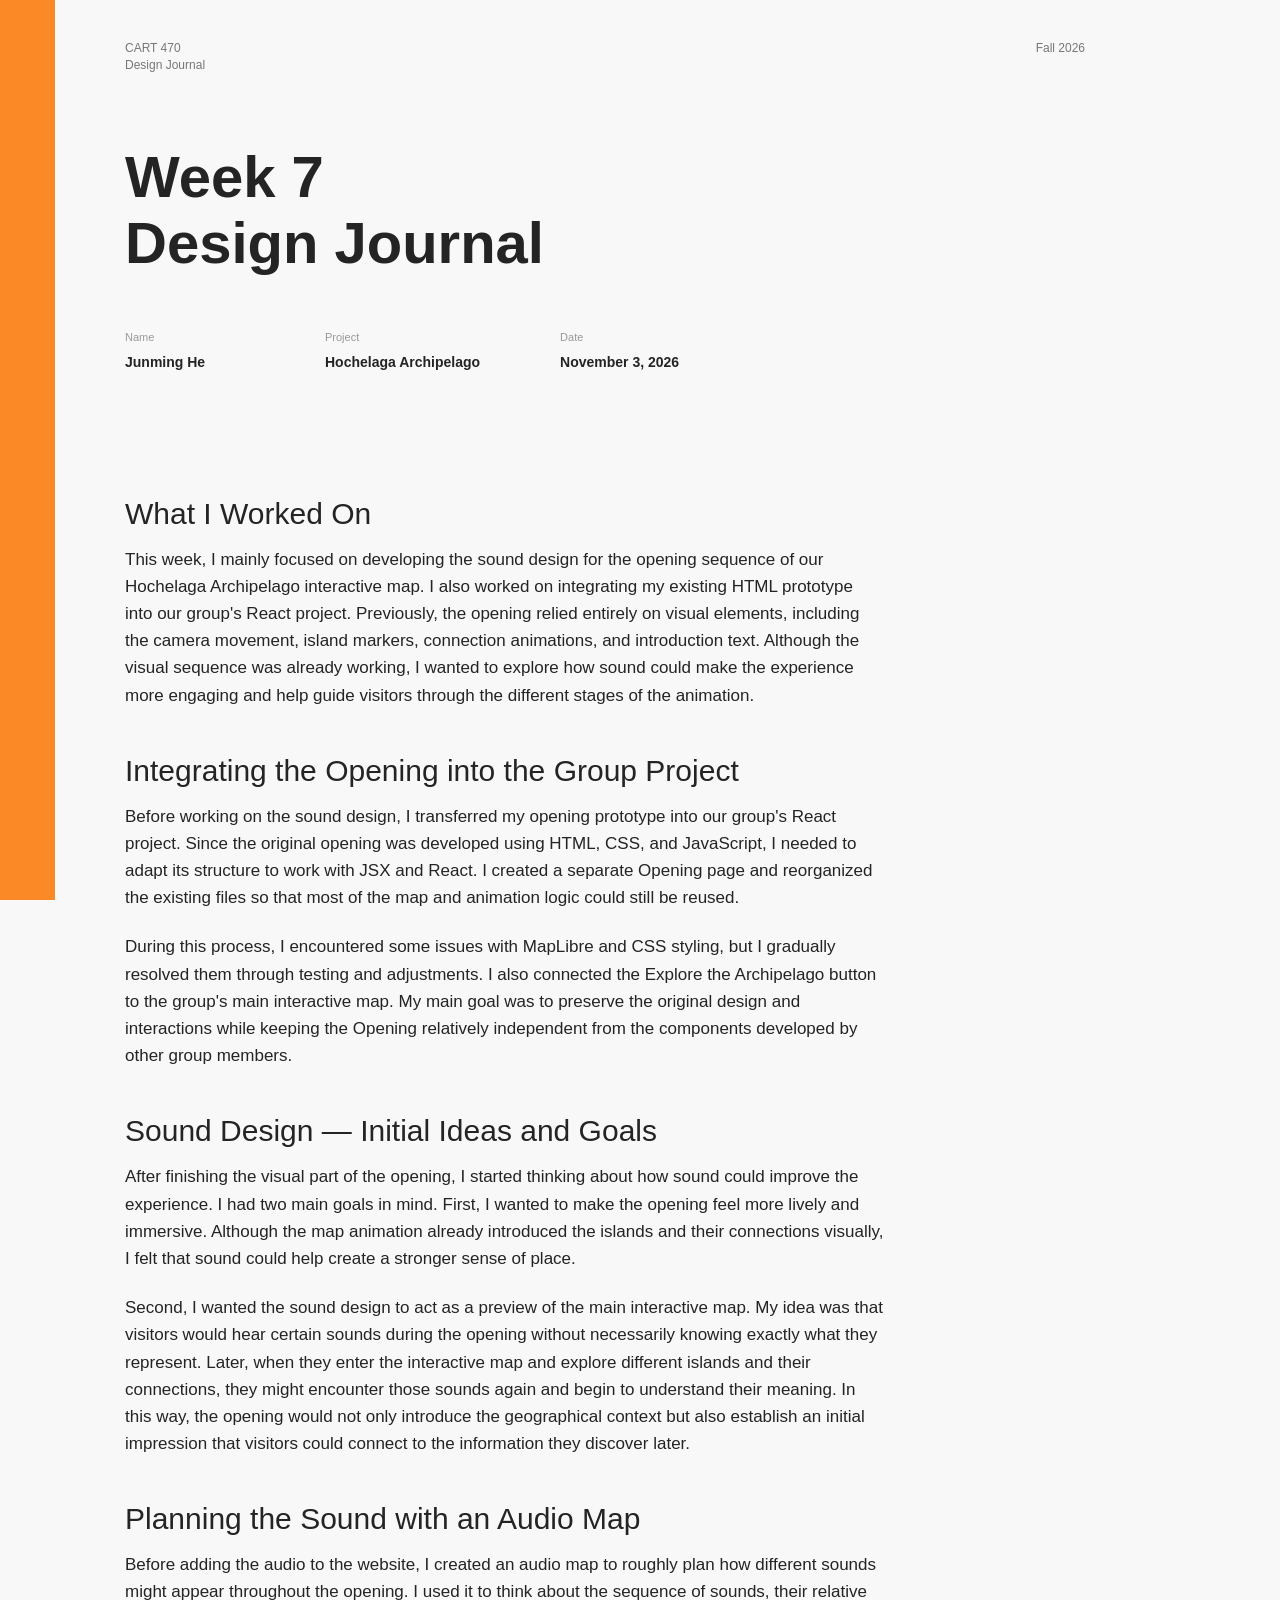
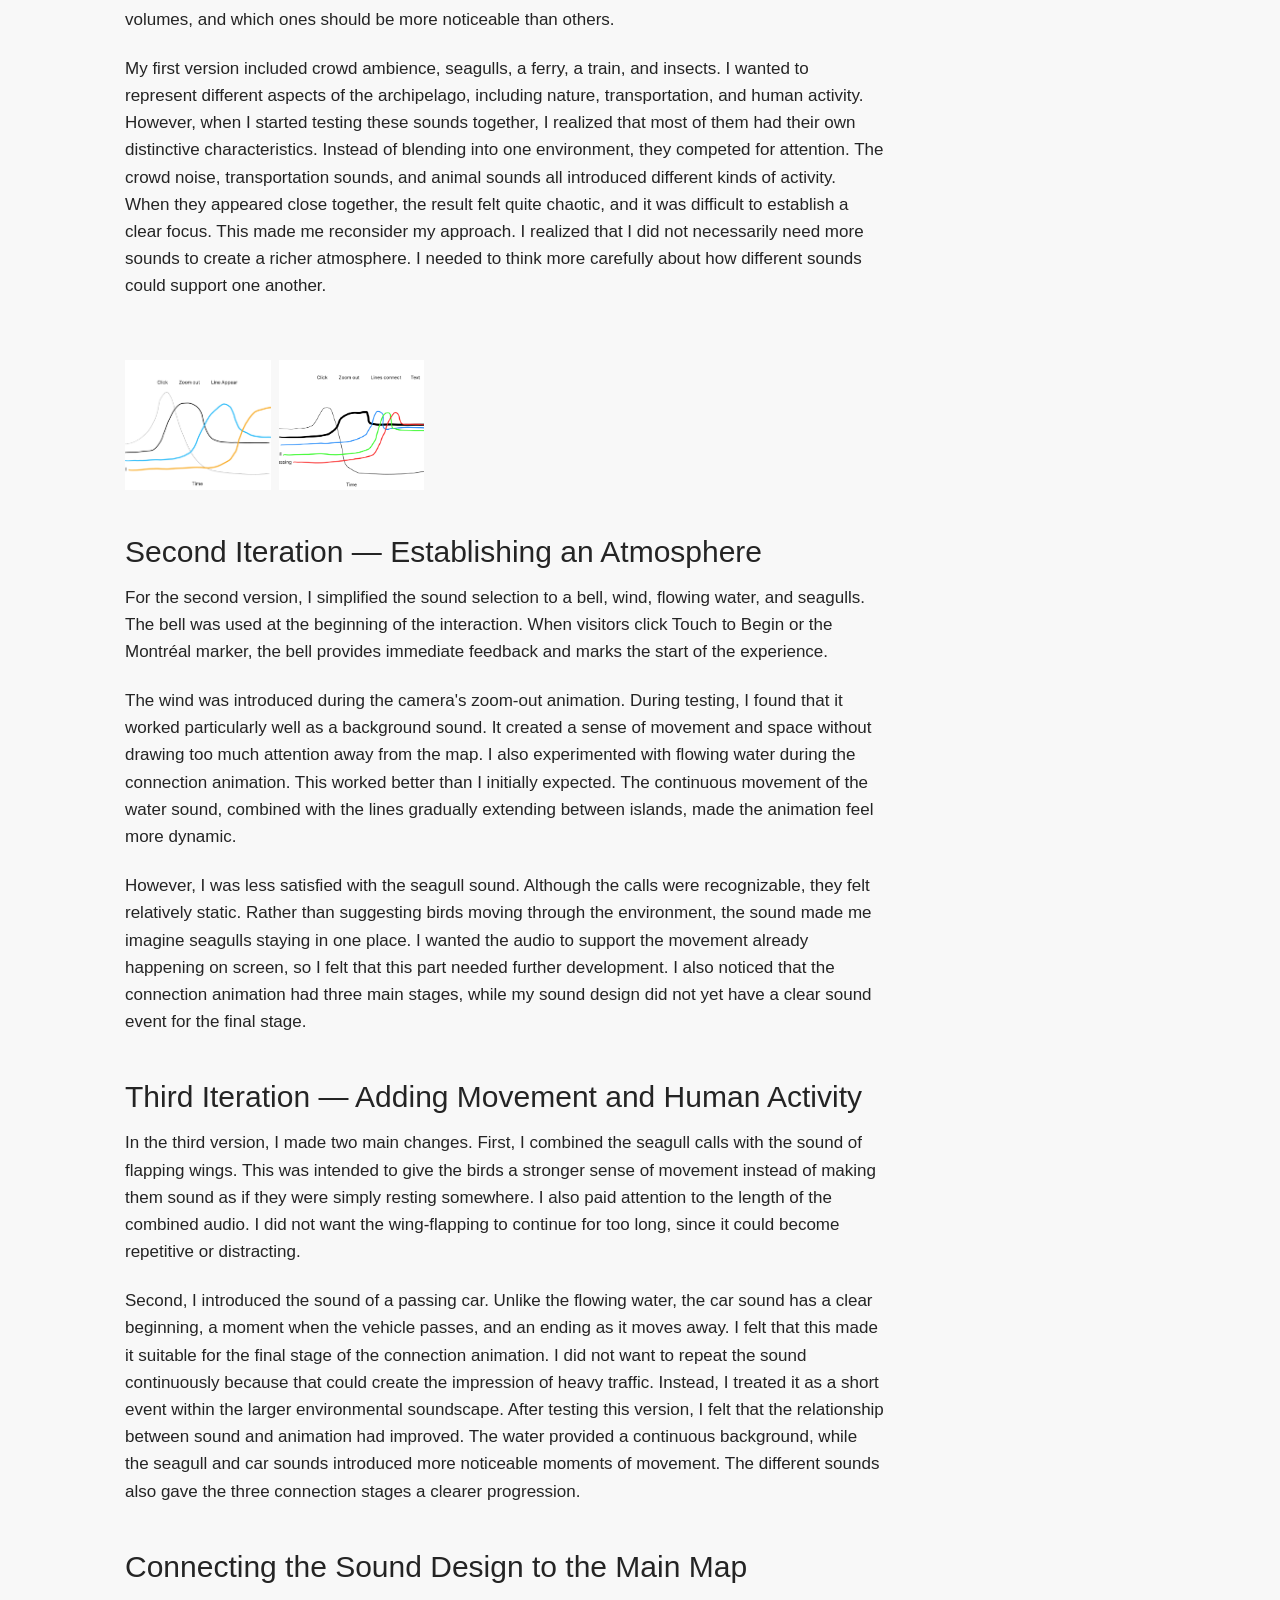
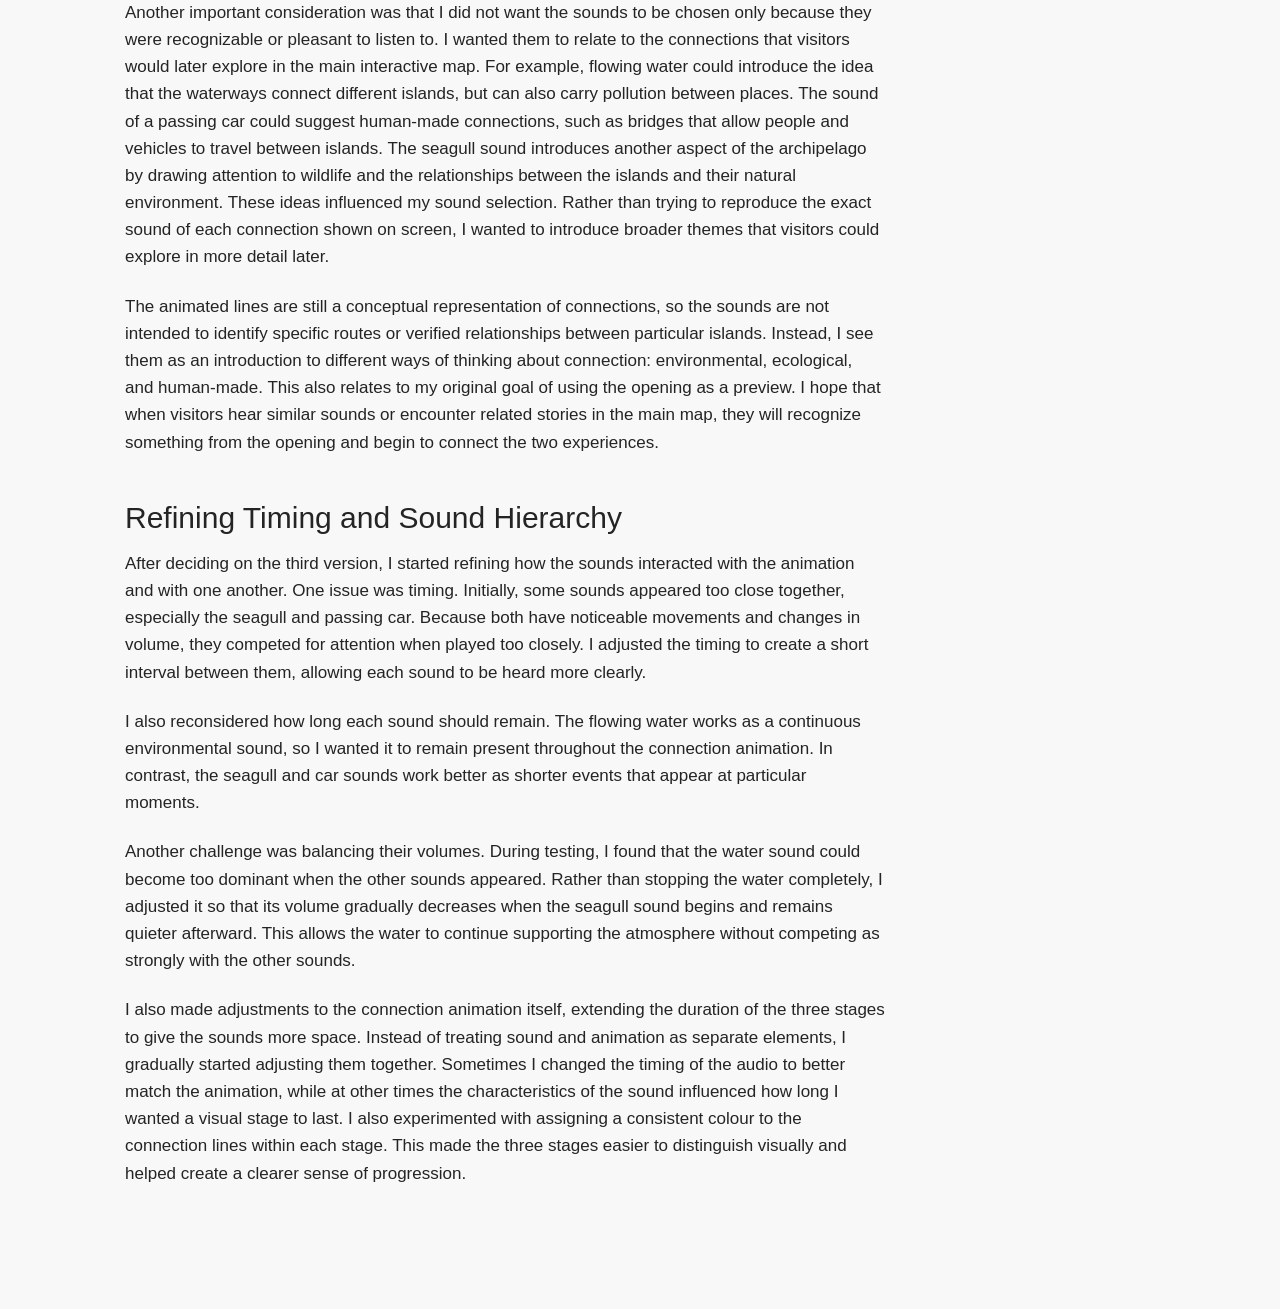
<file: DesignJournals/Week7.html>
<!DOCTYPE html>
<html lang="en">

<head>
    <meta charset="UTF-8">
    <meta name="viewport" content="width=device-width, initial-scale=1.0">
    <title>Design Journal</title>

    <link rel="stylesheet" href="../css/style.css">
</head>

<body>

    <div class="color-bar"></div>

    <main class="journal">

        <header class="top-info">
            <a href="../index.html" class="home-link">
                CART 470<br>
                Design Journal
            </a>

            <div>
                Fall 2026
            </div>
        </header>


        <section class="intro">

            <h1>
                Week 7<br>
                Design Journal
            </h1>

            <div class="project-info">

                <div>
                    <span>Name</span>
                    <p>Junming He</p>
                </div>

                <div>
                    <span>Project</span>
                    <p>Hochelaga Archipelago</p>
                </div>

                <div>
                    <span>Date</span>
                    <p>November 3, 2026</p>
                </div>

            </div>

        </section>


        <section class="journal-content">

            <h2>What I Worked On</h2>

            <p>
                This week, I mainly focused on developing the sound design for the opening sequence of our Hochelaga
                Archipelago
                interactive map. I also worked on integrating my existing HTML prototype into our group's React project.

                Previously, the opening relied entirely on visual elements, including the camera movement, island
                markers, connection
                animations, and introduction text. Although the visual sequence was already working, I wanted to explore
                how sound could
                make the experience more engaging and help guide visitors through the different stages of the animation.
            </p>



            <h2>Integrating the Opening into the Group Project</h2>
            <p>
                Before working on the sound design, I transferred my opening prototype into our group's React project.

                Since the original opening was developed using HTML, CSS, and JavaScript, I needed to adapt its
                structure to work with
                JSX and React. I created a separate Opening page and reorganized the existing files so that most of the
                map and
                animation logic could still be reused.
            </p>
            <p>
                During this process, I encountered some issues with MapLibre and CSS styling, but I gradually resolved
                them through
                testing and adjustments.

                I also connected the Explore the Archipelago button to the group's main interactive map.

                My main goal was to preserve the original design and interactions while keeping the Opening relatively
                independent from
                the components developed by other group members.
            </p>


            <h2>Sound Design — Initial Ideas and Goals</h2>
            <p>
                After finishing the visual part of the opening, I started thinking about how sound could improve the
                experience.

                I had two main goals in mind.

                First, I wanted to make the opening feel more lively and immersive. Although the map animation already
                introduced the
                islands and their connections visually, I felt that sound could help create a stronger sense of place.
            </p>

            <p>
                Second, I wanted the sound design to act as a preview of the main interactive map. My idea was that
                visitors would hear
                certain sounds during the opening without necessarily knowing exactly what they represent. Later, when
                they enter the
                interactive map and explore different islands and their connections, they might encounter those sounds
                again and begin
                to understand their meaning.

                In this way, the opening would not only introduce the geographical context but also establish an initial
                impression that
                visitors could connect to the information they discover later.
            </p>



            <h2>Planning the Sound with an Audio Map </h2>
            <p>
                Before adding the audio to the website, I created an audio map to roughly plan how different sounds
                might appear
                throughout the opening.

                I used it to think about the sequence of sounds, their relative volumes, and which ones should be more
                noticeable than
                others.
            </p>

            <p>
                My first version included crowd ambience, seagulls, a ferry, a train, and insects. I wanted to represent
                different
                aspects of the archipelago, including nature, transportation, and human activity.

                However, when I started testing these sounds together, I realized that most of them had their own
                distinctive
                characteristics. Instead of blending into one environment, they competed for attention.

                The crowd noise, transportation sounds, and animal sounds all introduced different kinds of activity.
                When they appeared
                close together, the result felt quite chaotic, and it was difficult to establish a clear focus.

                This made me reconsider my approach. I realized that I did not necessarily need more sounds to create a
                richer
                atmosphere. I needed to think more carefully about how different sounds could support one another.
            </p>

            <section class="image-section">
                <div class="image-gallery">
                    <img src="../Assets/images/Week7/1.png" alt="Research image 1">
                    <img src="../Assets/images/Week7/2.png" alt="Research image 1">
                </div>
            </section>

            <h2>Second Iteration — Establishing an Atmosphere</h2>
            <p>
                For the second version, I simplified the sound selection to a bell, wind, flowing water, and seagulls.

                The bell was used at the beginning of the interaction. When visitors click Touch to Begin or the
                Montréal marker, the
                bell provides immediate feedback and marks the start of the experience.
            </p>

            <p>
                The wind was introduced during the camera's zoom-out animation. During testing, I found that it worked
                particularly well
                as a background sound. It created a sense of movement and space without drawing too much attention away
                from the map.

                I also experimented with flowing water during the connection animation. This worked better than I
                initially expected.
                The continuous movement of the water sound, combined with the lines gradually extending between islands,
                made the
                animation feel more dynamic.
            </p>

            <p>
                However, I was less satisfied with the seagull sound.

                Although the calls were recognizable, they felt relatively static. Rather than suggesting birds moving
                through the
                environment, the sound made me imagine seagulls staying in one place.

                I wanted the audio to support the movement already happening on screen, so I felt that this part needed
                further
                development.

                I also noticed that the connection animation had three main stages, while my sound design did not yet
                have a clear sound
                event for the final stage.
            </p>

            <h2>Third Iteration — Adding Movement and Human Activity</h2>
            <p>
                In the third version, I made two main changes.

                First, I combined the seagull calls with the sound of flapping wings. This was intended to give the
                birds a stronger
                sense of movement instead of making them sound as if they were simply resting somewhere.

                I also paid attention to the length of the combined audio. I did not want the wing-flapping to continue
                for too long,
                since it could become repetitive or distracting.
            </p>

            <p>
                Second, I introduced the sound of a passing car.

                Unlike the flowing water, the car sound has a clear beginning, a moment when the vehicle passes, and an
                ending as it
                moves away. I felt that this made it suitable for the final stage of the connection animation.

                I did not want to repeat the sound continuously because that could create the impression of heavy
                traffic. Instead, I
                treated it as a short event within the larger environmental soundscape.

                After testing this version, I felt that the relationship between sound and animation had improved. The
                water provided a
                continuous background, while the seagull and car sounds introduced more noticeable moments of movement.

                The different sounds also gave the three connection stages a clearer progression.
            </p>

            <h2>Connecting the Sound Design to the Main Map</h2>
            <p>
                Another important consideration was that I did not want the sounds to be chosen only because they were
                recognizable or
                pleasant to listen to.

                I wanted them to relate to the connections that visitors would later explore in the main interactive
                map.

                For example, flowing water could introduce the idea that the waterways connect different islands, but
                can also carry
                pollution between places. The sound of a passing car could suggest human-made connections, such as
                bridges that allow
                people and vehicles to travel between islands.

                The seagull sound introduces another aspect of the archipelago by drawing attention to wildlife and the
                relationships
                between the islands and their natural environment.

                These ideas influenced my sound selection. Rather than trying to reproduce the exact sound of each
                connection shown on
                screen, I wanted to introduce broader themes that visitors could explore in more detail later.
            </p>

            <p>
                The animated lines are still a conceptual representation of connections, so the sounds are not intended
                to identify
                specific routes or verified relationships between particular islands.

                Instead, I see them as an introduction to different ways of thinking about connection: environmental,
                ecological, and
                human-made.

                This also relates to my original goal of using the opening as a preview. I hope that when visitors hear
                similar sounds
                or encounter related stories in the main map, they will recognize something from the opening and begin
                to connect the
                two experiences.
            </p>

            <h2>Refining Timing and Sound Hierarchy</h2>
            <p>
                After deciding on the third version, I started refining how the sounds interacted with the animation and
                with one
                another.

                One issue was timing. Initially, some sounds appeared too close together, especially the seagull and
                passing car.
                Because both have noticeable movements and changes in volume, they competed for attention when played
                too closely.

                I adjusted the timing to create a short interval between them, allowing each sound to be heard more
                clearly.
            </p>
            <p>
                I also reconsidered how long each sound should remain.

                The flowing water works as a continuous environmental sound, so I wanted it to remain present throughout
                the connection
                animation. In contrast, the seagull and car sounds work better as shorter events that appear at
                particular moments.
            </p>
            <p>
                Another challenge was balancing their volumes.

                During testing, I found that the water sound could become too dominant when the other sounds appeared.
                Rather than
                stopping the water completely, I adjusted it so that its volume gradually decreases when the seagull
                sound begins and
                remains quieter afterward.

                This allows the water to continue supporting the atmosphere without competing as strongly with the other
                sounds.
            </p>
            <p>
                I also made adjustments to the connection animation itself, extending the duration of the three stages
                to give the
                sounds more space.

                Instead of treating sound and animation as separate elements, I gradually started adjusting them
                together. Sometimes I
                changed the timing of the audio to better match the animation, while at other times the characteristics
                of the sound
                influenced how long I wanted a visual stage to last.

                I also experimented with assigning a consistent colour to the connection lines within each stage. This
                made the three
                stages easier to distinguish visually and helped create a clearer sense of progression.
            </p>



            <div class="lightbox" id="lightbox">
                <span class="close">&times;</span>
                <img class="lightbox-image" id="lightbox-image" alt="">
            </div>


        </section>

    </main>

    <script src="../js/script.js"></script>
</body>

</html>
</file>
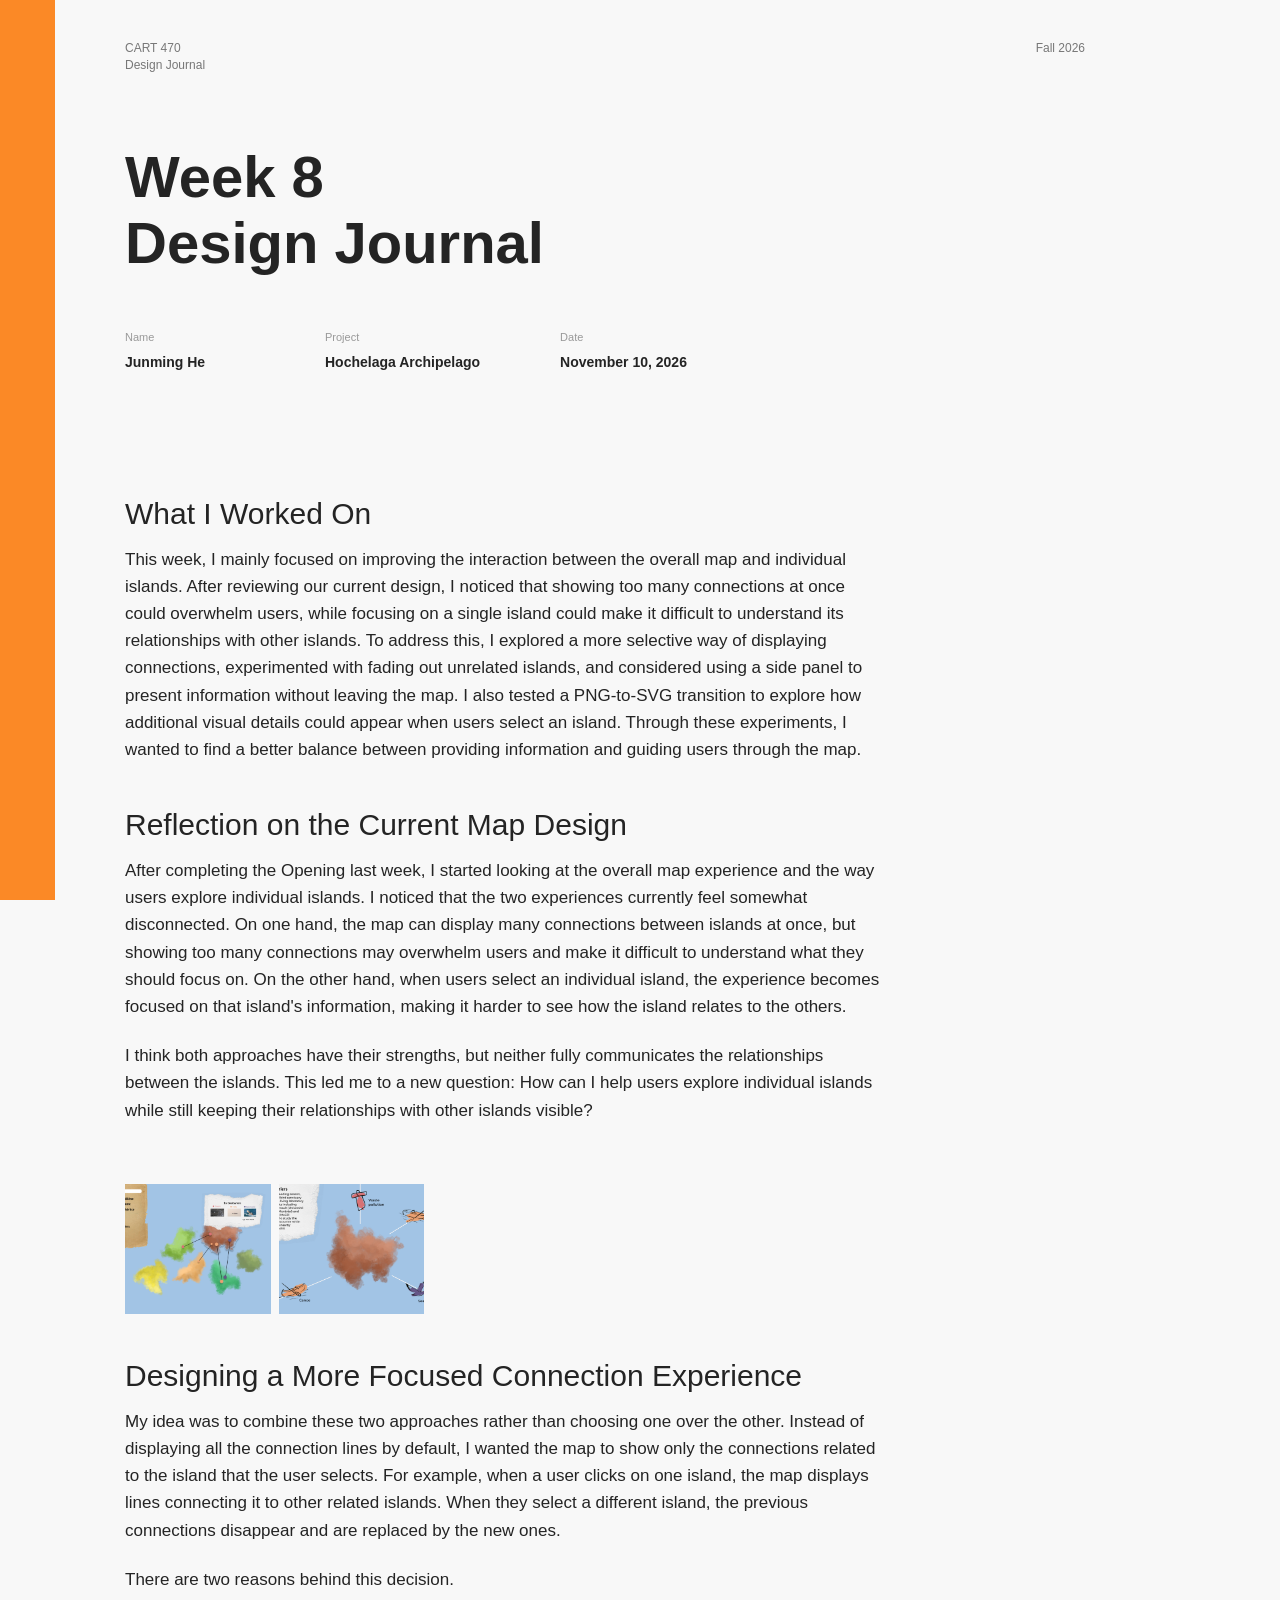
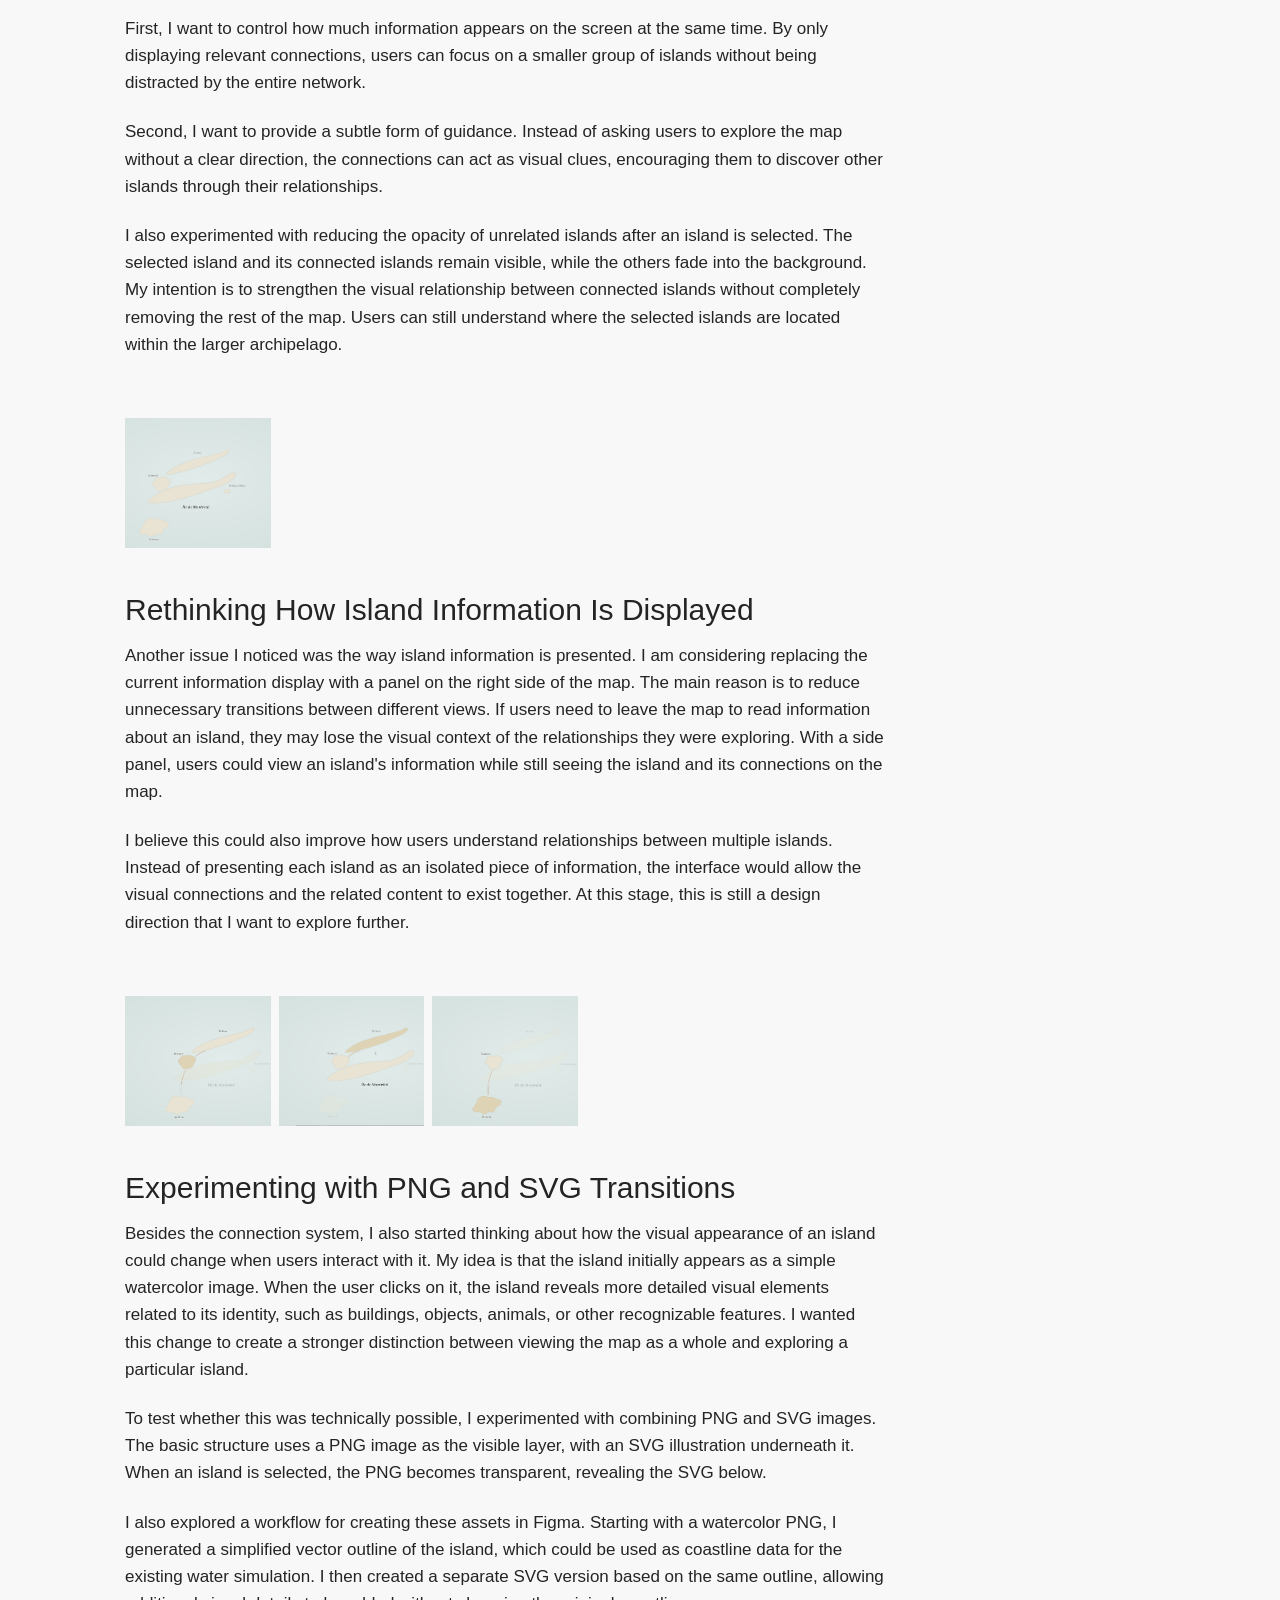
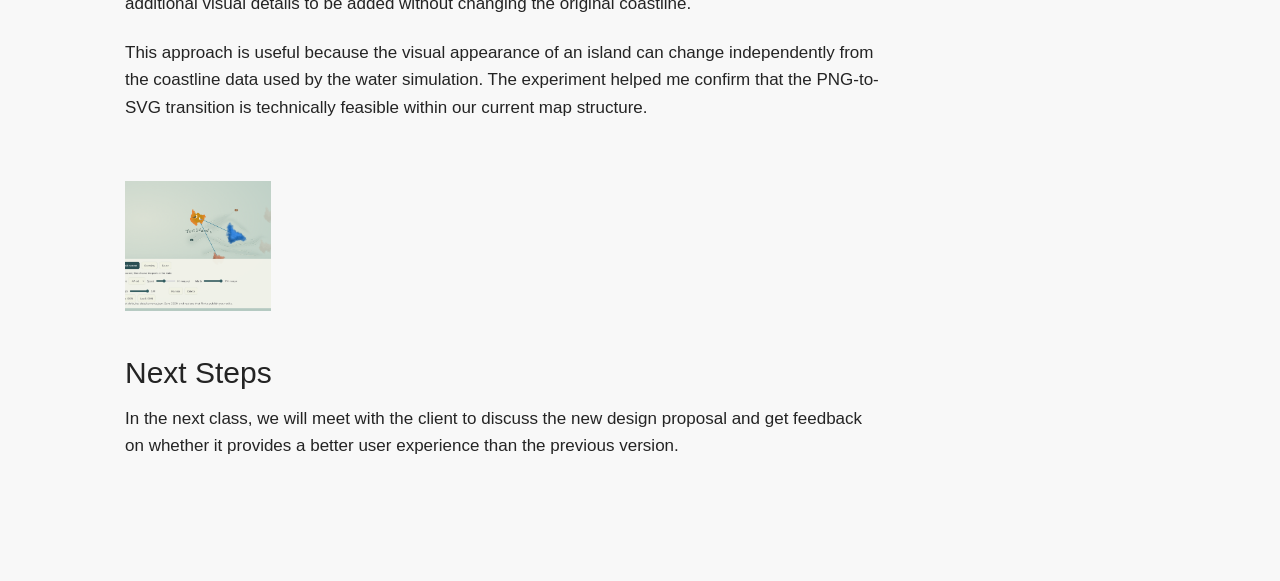
<file: DesignJournals/Week8.html>
<!DOCTYPE html>
<html lang="en">

<head>
    <meta charset="UTF-8">
    <meta name="viewport" content="width=device-width, initial-scale=1.0">
    <title>Design Journal</title>

    <link rel="stylesheet" href="../css/style.css">
</head>

<body>

    <div class="color-bar"></div>

    <main class="journal">

        <header class="top-info">
            <a href="../index.html" class="home-link">
                CART 470<br>
                Design Journal
            </a>

            <div>
                Fall 2026
            </div>
        </header>


        <section class="intro">

            <h1>
                Week 8<br>
                Design Journal
            </h1>

            <div class="project-info">

                <div>
                    <span>Name</span>
                    <p>Junming He</p>
                </div>

                <div>
                    <span>Project</span>
                    <p>Hochelaga Archipelago</p>
                </div>

                <div>
                    <span>Date</span>
                    <p>November 10, 2026</p>
                </div>

            </div>

        </section>


        <section class="journal-content">

            <h2>What I Worked On</h2>

            <p>
                This week, I mainly focused on improving the interaction between the overall map and individual islands.
                After reviewing
                our current design, I noticed that showing too many connections at once could overwhelm users, while
                focusing on a
                single island could make it difficult to understand its relationships with other islands. To address
                this, I explored a
                more selective way of displaying connections, experimented with fading out unrelated islands, and
                considered using a
                side panel to present information without leaving the map. I also tested a PNG-to-SVG transition to
                explore how
                additional visual details could appear when users select an island. Through these experiments, I wanted
                to find a better
                balance between providing information and guiding users through the map.
            </p>



            <h2>Reflection on the Current Map Design</h2>
            <p>
                After completing the Opening last week, I started looking at the overall map experience and the way
                users explore
                individual islands.

                I noticed that the two experiences currently feel somewhat disconnected. On one hand, the map can
                display many
                connections between islands at once, but showing too many connections may overwhelm users and make it
                difficult to
                understand what they should focus on. On the other hand, when users select an individual island, the
                experience becomes
                focused on that island's information, making it harder to see how the island relates to the others.
            </p>
            <p>
                I think both approaches have their strengths, but neither fully communicates the relationships between
                the islands.

                This led me to a new question: How can I help users explore individual islands while still keeping their
                relationships
                with other islands visible?
            </p>
            <section class="image-section">
                <div class="image-gallery">
                    <img src="../Assets/images/Week8/1.png" alt="Research image 1">
                    <img src="../Assets/images/Week8/2.png" alt="Research image 1">
                </div>
            </section>


            <h2>Designing a More Focused Connection Experience</h2>
            <p>
                My idea was to combine these two approaches rather than choosing one over the other.

                Instead of displaying all the connection lines by default, I wanted the map to show only the connections
                related to the
                island that the user selects.

                For example, when a user clicks on one island, the map displays lines connecting it to other related
                islands. When they
                select a different island, the previous connections disappear and are replaced by the new ones.
            </p>

            <p>
                There are two reasons behind this decision.
            </p>
            <p>
                First, I want to control how much information appears on the screen at the same time. By only displaying
                relevant
                connections, users can focus on a smaller group of islands without being distracted by the entire
                network.
            </p>
            <p>
                Second, I want to provide a subtle form of guidance. Instead of asking users to explore the map without
                a clear
                direction, the connections can act as visual clues, encouraging them to discover other islands through
                their
                relationships.
            </p>
            <p>
                I also experimented with reducing the opacity of unrelated islands after an island is selected. The
                selected island and
                its connected islands remain visible, while the others fade into the background.

                My intention is to strengthen the visual relationship between connected islands without completely
                removing the rest of
                the map. Users can still understand where the selected islands are located within the larger
                archipelago.
            </p>

            <section class="image-section">
                <div class="image-gallery">
                    <img src="../Assets/images/Week8/3.png" alt="Research image 1">
                </div>
            </section>



            <h2>Rethinking How Island Information Is Displayed</h2>
            <p>
                Another issue I noticed was the way island information is presented.

                I am considering replacing the current information display with a panel on the right side of the map.

                The main reason is to reduce unnecessary transitions between different views. If users need to leave the
                map to read
                information about an island, they may lose the visual context of the relationships they were exploring.

                With a side panel, users could view an island's information while still seeing the island and its
                connections on the
                map.
            </p>

            <p>
                I believe this could also improve how users understand relationships between multiple islands. Instead
                of presenting
                each island as an isolated piece of information, the interface would allow the visual connections and
                the related
                content to exist together.

                At this stage, this is still a design direction that I want to explore further.
            </p>

            <section class="image-section">
                <div class="image-gallery">
                    <img src="../Assets/images/Week8/4.png" alt="Research image 1">
                    <img src="../Assets/images/Week8/6.png" alt="Research image 1">
                    <img src="../Assets/images/Week8/7.png" alt="Research image 1">
                </div>
            </section>

            <h2>Experimenting with PNG and SVG Transitions</h2>
            <p>
                Besides the connection system, I also started thinking about how the visual appearance of an island
                could change when
                users interact with it.

                My idea is that the island initially appears as a simple watercolor image. When the user clicks on it,
                the island
                reveals more detailed visual elements related to its identity, such as buildings, objects, animals, or
                other
                recognizable features.

                I wanted this change to create a stronger distinction between viewing the map as a whole and exploring a
                particular
                island.
            </p>

            <p>
                To test whether this was technically possible, I experimented with combining PNG and SVG images.

                The basic structure uses a PNG image as the visible layer, with an SVG illustration underneath it. When
                an island is
                selected, the PNG becomes transparent, revealing the SVG below.
            </p>

            <p>
                I also explored a workflow for creating these assets in Figma. Starting with a watercolor PNG, I
                generated a simplified
                vector outline of the island, which could be used as coastline data for the existing water simulation. I
                then created a
                separate SVG version based on the same outline, allowing additional visual details to be added without
                changing the
                original coastline.
            </p>

            <p>
                This approach is useful because the visual appearance of an island can change independently from the
                coastline data used
                by the water simulation.

                The experiment helped me confirm that the PNG-to-SVG transition is technically feasible within our
                current map
                structure.
            </p>

            <section class="image-section">
                <div class="image-gallery">
                    <img src="../Assets/images/Week8/5.png" alt="Research image 1">
                </div>
            </section>

            <h2>Next Steps</h2>
            <p>
                In the next class, we will meet with the client to discuss the new design proposal and get feedback
                on whether it
                provides a better user experience than the previous version.
            </p>



            <div class="lightbox" id="lightbox">
                <span class="close">&times;</span>
                <img class="lightbox-image" id="lightbox-image" alt="">
            </div>





    </main>

    <script src="../js/script.js"></script>
</body>

</html>
</file>
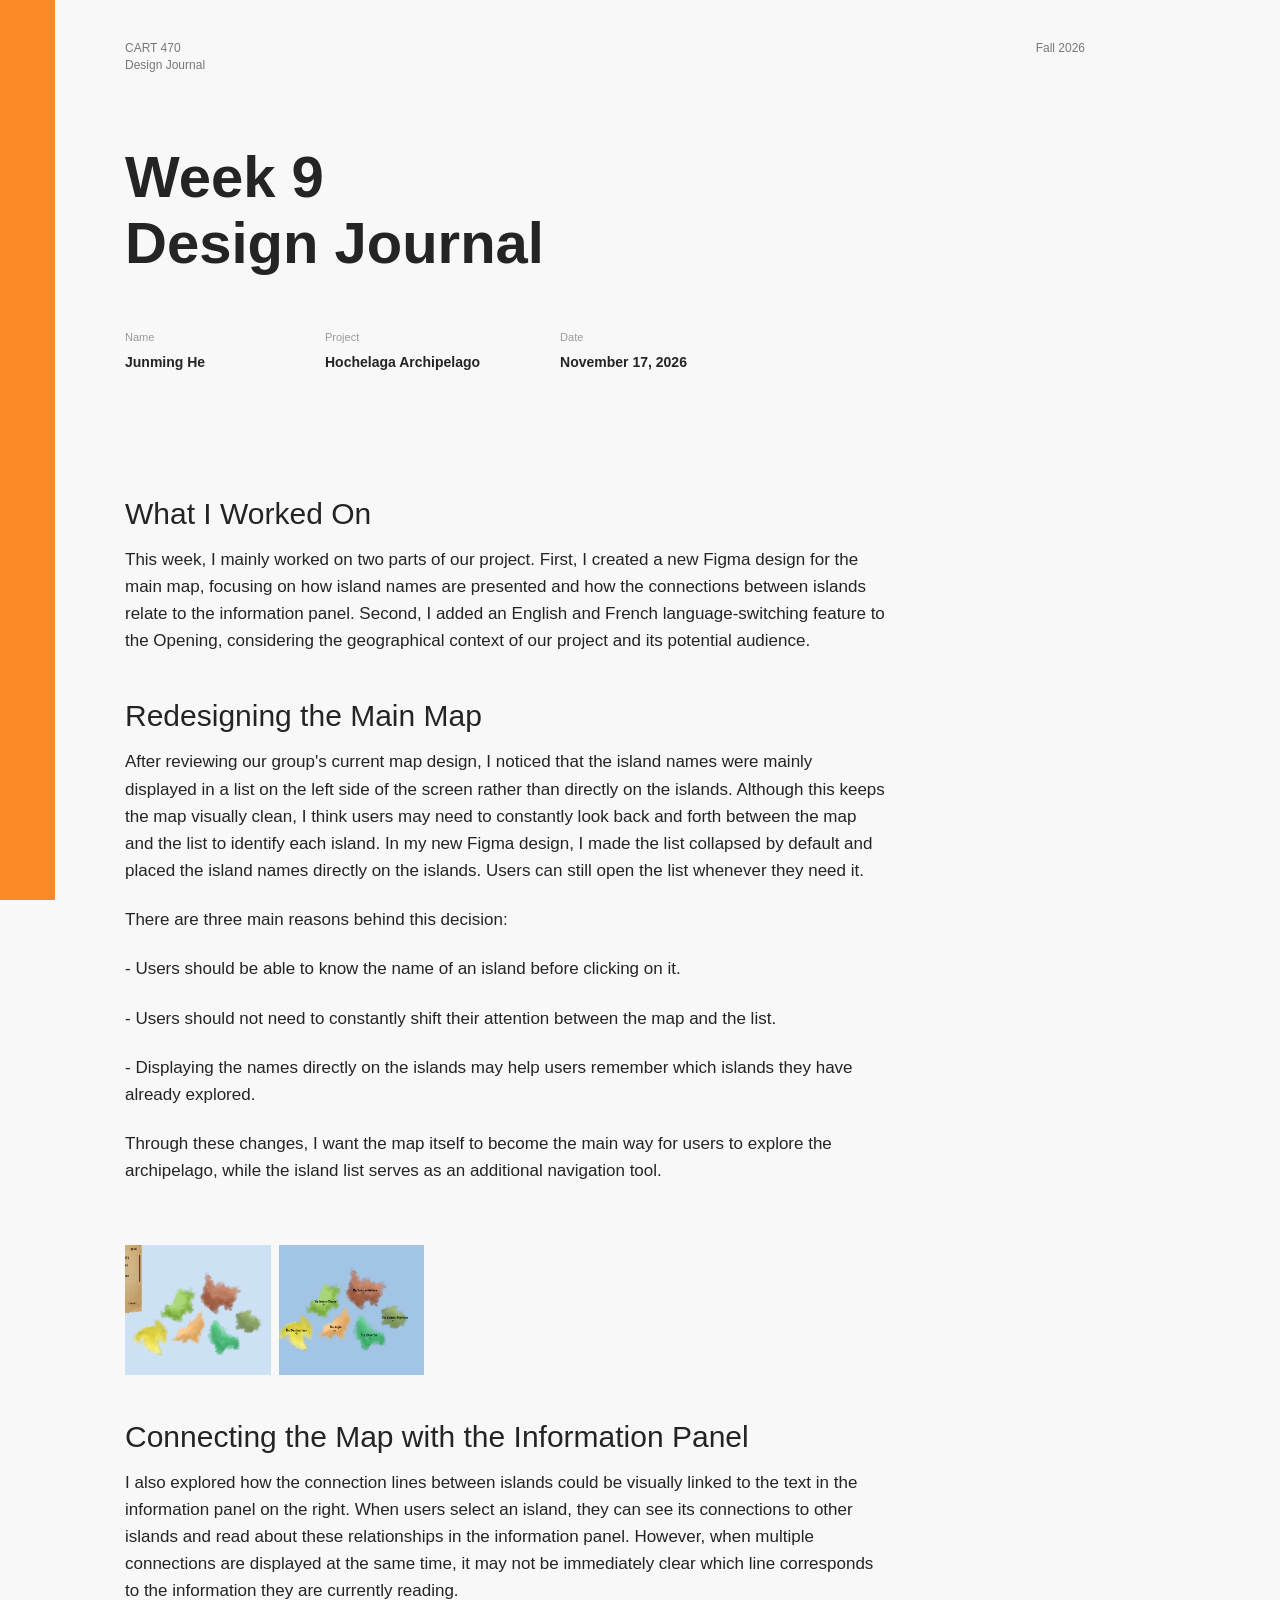
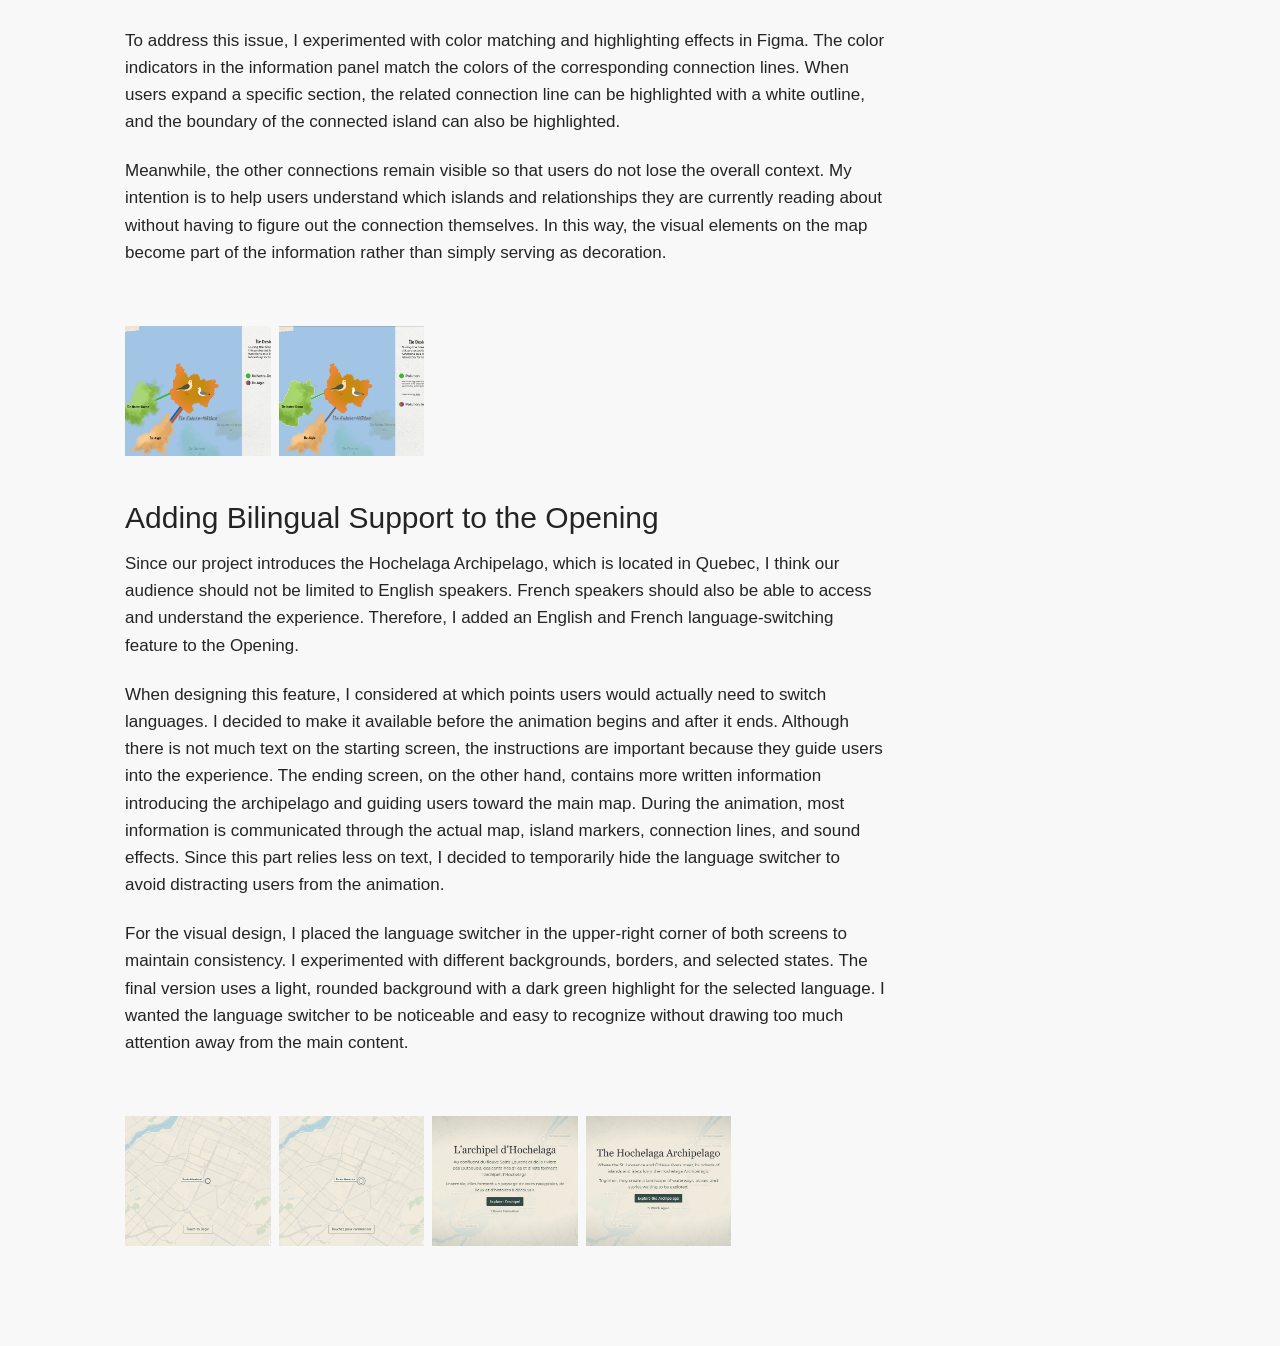
<file: DesignJournals/Week9.html>
<!DOCTYPE html>
<html lang="en">

<head>
    <meta charset="UTF-8">
    <meta name="viewport" content="width=device-width, initial-scale=1.0">
    <title>Design Journal</title>

    <link rel="stylesheet" href="../css/style.css">
</head>

<body>

    <div class="color-bar"></div>

    <main class="journal">

        <header class="top-info">
            <a href="../index.html" class="home-link">
                CART 470<br>
                Design Journal
            </a>

            <div>
                Fall 2026
            </div>
        </header>


        <section class="intro">

            <h1>
                Week 9<br>
                Design Journal
            </h1>

            <div class="project-info">

                <div>
                    <span>Name</span>
                    <p>Junming He</p>
                </div>

                <div>
                    <span>Project</span>
                    <p>Hochelaga Archipelago</p>
                </div>

                <div>
                    <span>Date</span>
                    <p>November 17, 2026</p>
                </div>

            </div>

        </section>


        <section class="journal-content">

            <h2>What I Worked On</h2>

            <p>
                This week, I mainly worked on two parts of our project. First, I created a new Figma design for the main
                map, focusing
                on how island names are presented and how the connections between islands relate to the information
                panel. Second, I
                added an English and French language-switching feature to the Opening, considering the geographical
                context of our
                project and its potential audience.
            </p>



            <h2>Redesigning the Main Map</h2>
            <p>
                After reviewing our group's current map design, I noticed that the island names were mainly displayed in
                a list on the
                left side of the screen rather than directly on the islands.

                Although this keeps the map visually clean, I think users may need to constantly look back and forth
                between the map and
                the list to identify each island.

                In my new Figma design, I made the list collapsed by default and placed the island names directly on the
                islands. Users
                can still open the list whenever they need it.
            </p>
            <p>
                There are three main reasons behind this decision:
            </p>
            <p>
                - Users should be able to know the name of an island before clicking on it.
            </p>
            <p>
                - Users should not need to constantly shift their attention between the map and the list.
            </p>
            <p>
                - Displaying the names directly on the islands may help users remember which islands they have already
                explored.
            </p>
            <p>
                Through these changes, I want the map itself to become the main way for users to explore the
                archipelago, while the
                island list serves as an additional navigation tool.
            </p>
            <section class="image-section">
                <div class="image-gallery">
                    <img src="../Assets/images/Week9/1.png" alt="Research image 1">
                    <img src="../Assets/images/Week9/2.png" alt="Research image 1">

                </div>
            </section>


            <h2>Connecting the Map with the Information Panel</h2>
            <p>
                I also explored how the connection lines between islands could be visually linked to the text in the
                information panel
                on the right.

                When users select an island, they can see its connections to other islands and read about these
                relationships in the
                information panel. However, when multiple connections are displayed at the same time, it may not be
                immediately clear
                which line corresponds to the information they are currently reading.
            </p>

            <p>
                To address this issue, I experimented with color matching and highlighting effects in Figma.

                The color indicators in the information panel match the colors of the corresponding connection lines.
                When users expand
                a specific section, the related connection line can be highlighted with a white outline, and the
                boundary of the
                connected island can also be highlighted.
            </p>
            <p>
                Meanwhile, the other connections remain visible so that users do not lose the overall context.

                My intention is to help users understand which islands and relationships they are currently reading
                about without having
                to figure out the connection themselves. In this way, the visual elements on the map become part of the
                information
                rather than simply serving as decoration.
            </p>

            <section class="image-section">
                <div class="image-gallery">
                    <img src="../Assets/images/Week9/3.png" alt="Research image 1">
                    <img src="../Assets/images/Week9/4.png" alt="Research image 1">
                </div>
            </section>



            <h2>Adding Bilingual Support to the Opening</h2>
            <p>
                Since our project introduces the Hochelaga Archipelago, which is located in Quebec, I think our audience
                should not be
                limited to English speakers. French speakers should also be able to access and understand the
                experience. Therefore, I
                added an English and French language-switching feature to the Opening.
            </p>

            <p>
                When designing this feature, I considered at which points users would actually need to switch languages.
                I decided to
                make it available before the animation begins and after it ends.

                Although there is not much text on the starting screen, the instructions are important because they
                guide users into the
                experience. The ending screen, on the other hand, contains more written information introducing the
                archipelago and
                guiding users toward the main map.

                During the animation, most information is communicated through the actual map, island markers,
                connection lines, and
                sound effects. Since this part relies less on text, I decided to temporarily hide the language switcher
                to avoid
                distracting users from the animation.
            </p>
            <p>
                For the visual design, I placed the language switcher in the upper-right corner of both screens to
                maintain consistency.
                I experimented with different backgrounds, borders, and selected states.

                The final version uses a light, rounded background with a dark green highlight for the selected
                language. I wanted the
                language switcher to be noticeable and easy to recognize without drawing too much attention away from
                the main content.
            </p>

            <section class="image-section">
                <div class="image-gallery">
                    <img src="../Assets/images/Week9/5.png" alt="Research image 1">
                    <img src="../Assets/images/Week9/6.png" alt="Research image 1">
                    <img src="../Assets/images/Week9/7.png" alt="Research image 1">
                    <img src="../Assets/images/Week9/8.png" alt="Research image 1">
                </div>
            </section>


            <div class="lightbox" id="lightbox">
                <span class="close">&times;</span>
                <img class="lightbox-image" id="lightbox-image" alt="">
            </div>





    </main>

    <script src="../js/script.js"></script>
</body>

</html>
</file>
<file: css/style.css>
* {
    box-sizing: border-box;
}

body {
    margin: 0;
    font-family: Arial, Helvetica, sans-serif;
    color: #242424;
    background: #f8f8f8;
}


/* 左侧彩色竖条 */

.color-bar {
    position: fixed;
    top: 0;
    left: 0;

    width: 55px;
    height: 100vh;

    background: #fb8926;
}


/* 整个 journal */

.journal {
    max-width: 1100px;

    margin-left: 55px;
    padding: 40px 70px 100px 70px;
}


/* 顶部小信息 */

.top-info {
    display: flex;
    justify-content: space-between;

    font-size: 12px;
    line-height: 1.4;

    color: #777;
}


/* 标题区域 */

.intro {
    margin-top: 70px;
}

.intro h1 {
    margin: 0;

    font-size: 58px;
    line-height: 1.15;

    font-weight: 700;

    max-width: 500px;
}


/* title 下方信息 */

.project-info {
    display: flex;
    gap: 80px;

    margin-top: 50px;
}

.project-info div {
    min-width: 120px;
}

.project-info span {
    font-size: 11px;
    color: #999;
}

.project-info p {
    margin-top: 8px;

    font-size: 14px;
    line-height: 1.4;

    font-weight: 600;
}


/* journal 正文 */

.journal-content {
    max-width: 760px;

    margin-top: 110px;
}

.journal-content h2 {
    margin-top: 45px;
    margin-bottom: 15px;

    font-size: 30px;
    font-weight: 400;
}

.journal-content p {
    font-size: 17px;
    line-height: 1.6;
    margin-top: 0;
    margin-bottom: 22px;
}


/* 图片区域 */

.image-section {
    margin-top: 60px;
}


/* 5张一行 */

.image-gallery {
    display: grid;
    grid-template-columns: repeat(5, 1fr);
    gap: 8px;

    margin-top: 20px;
}


/* 小图片 */

.image-gallery img {
    width: 100%;
    height: 130px;

    object-fit: cover;

    cursor: pointer;

    transition: opacity 0.2s ease;
}


/* 鼠标放上去稍微变暗 */

.image-gallery img:hover {
    opacity: 0.7;
}


/* 大图背景 */

.lightbox {
    display: none;

    position: fixed;
    top: 0;
    left: 0;

    width: 100%;
    height: 100%;

    background: rgba(0, 0, 0, 0.85);

    justify-content: center;
    align-items: center;

    z-index: 1000;
}


/* 大图 */

.lightbox-image {
    max-width: 85%;
    max-height: 85%;

    object-fit: contain;
}


/* 关闭按钮 */

.close {
    position: absolute;

    top: 25px;
    right: 40px;

    color: white;

    font-size: 40px;
    font-weight: 300;

    cursor: pointer;
}


/* =========================
   INDEX PAGE
   ========================= */


.home {
    max-width: 1100px;

    margin-left: 55px;
    padding: 40px 70px 100px 70px;
}


/* 首页大标题区域 */

.home-intro {
    margin-top: 90px;
}


.home-intro h1 {
    margin: 0;

    font-size: 70px;
    line-height: 1.05;

    font-weight: 700;
}


.home-intro p {
    margin-top: 30px;

    font-size: 14px;

    color: #777;
}


/* Journal 列表 */

.journal-list {
    max-width: 750px;

    margin-top: 110px;
}


/* 每一个 journal */

.journal-link {
    display: grid;

    grid-template-columns: 80px 1fr 40px;

    align-items: center;

    padding: 25px 0;

    border-top: 1px solid #cccccc;

    text-decoration: none;

    color: #242424;

    transition: padding 0.2s ease;
}


/* 最后一条下面也加线 */

.journal-link:last-child {
    border-bottom: 1px solid #cccccc;
}


/* journal 数字 */

.journal-number {
    font-size: 13px;

    color: #999;
}


/* journal 标题 */

.journal-title {
    font-size: 26px;
}


/* 右边箭头 */

.journal-arrow {
    font-size: 24px;

    text-align: right;
}


/* hover 效果 */

.journal-link:hover {
    padding-left: 12px;
}


.home-link {
    text-decoration: none;
    color: inherit;

    transition: opacity 0.2s ease;
}

.home-link:hover {
    opacity: 0.5;
}


/* 手机 */

@media (max-width: 700px) {

    .home {
        margin-left: 18px;

        padding: 30px 25px 80px 30px;
    }


    .home-intro {
        margin-top: 70px;
    }


    .home-intro h1 {
        font-size: 48px;
    }


    .journal-list {
        margin-top: 70px;
    }


    .journal-link {
        grid-template-columns: 50px 1fr 30px;

        padding: 20px 0;
    }


    .journal-title {
        font-size: 21px;
    }

}


/* 手机 */

@media (max-width: 700px) {

    .color-bar {
        width: 18px;
    }

    .journal {
        margin-left: 18px;
        padding: 30px 25px 80px 30px;
    }

    .intro {
        margin-top: 60px;
    }

    .intro h1 {
        font-size: 42px;
    }

    .project-info {
        flex-direction: column;
        gap: 20px;
    }

    .journal-content {
        margin-top: 70px;
    }

}
</file>
